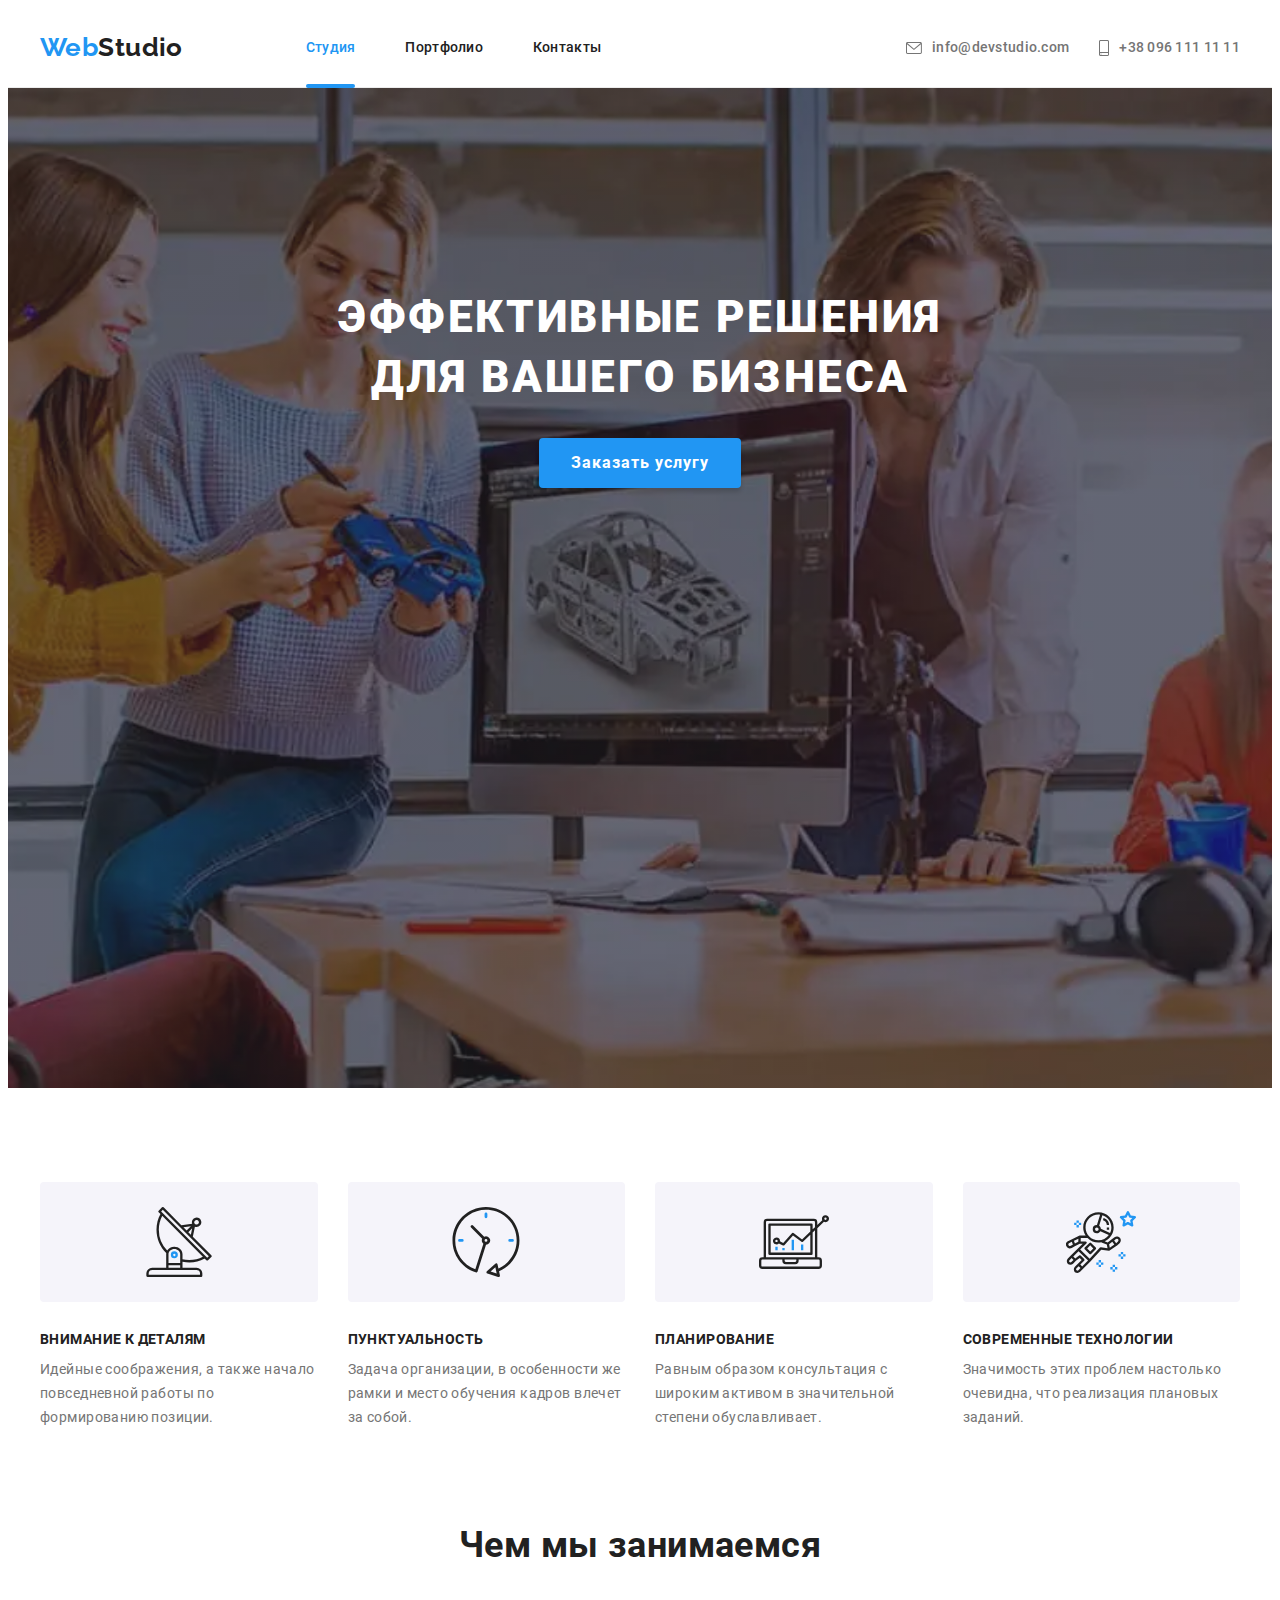
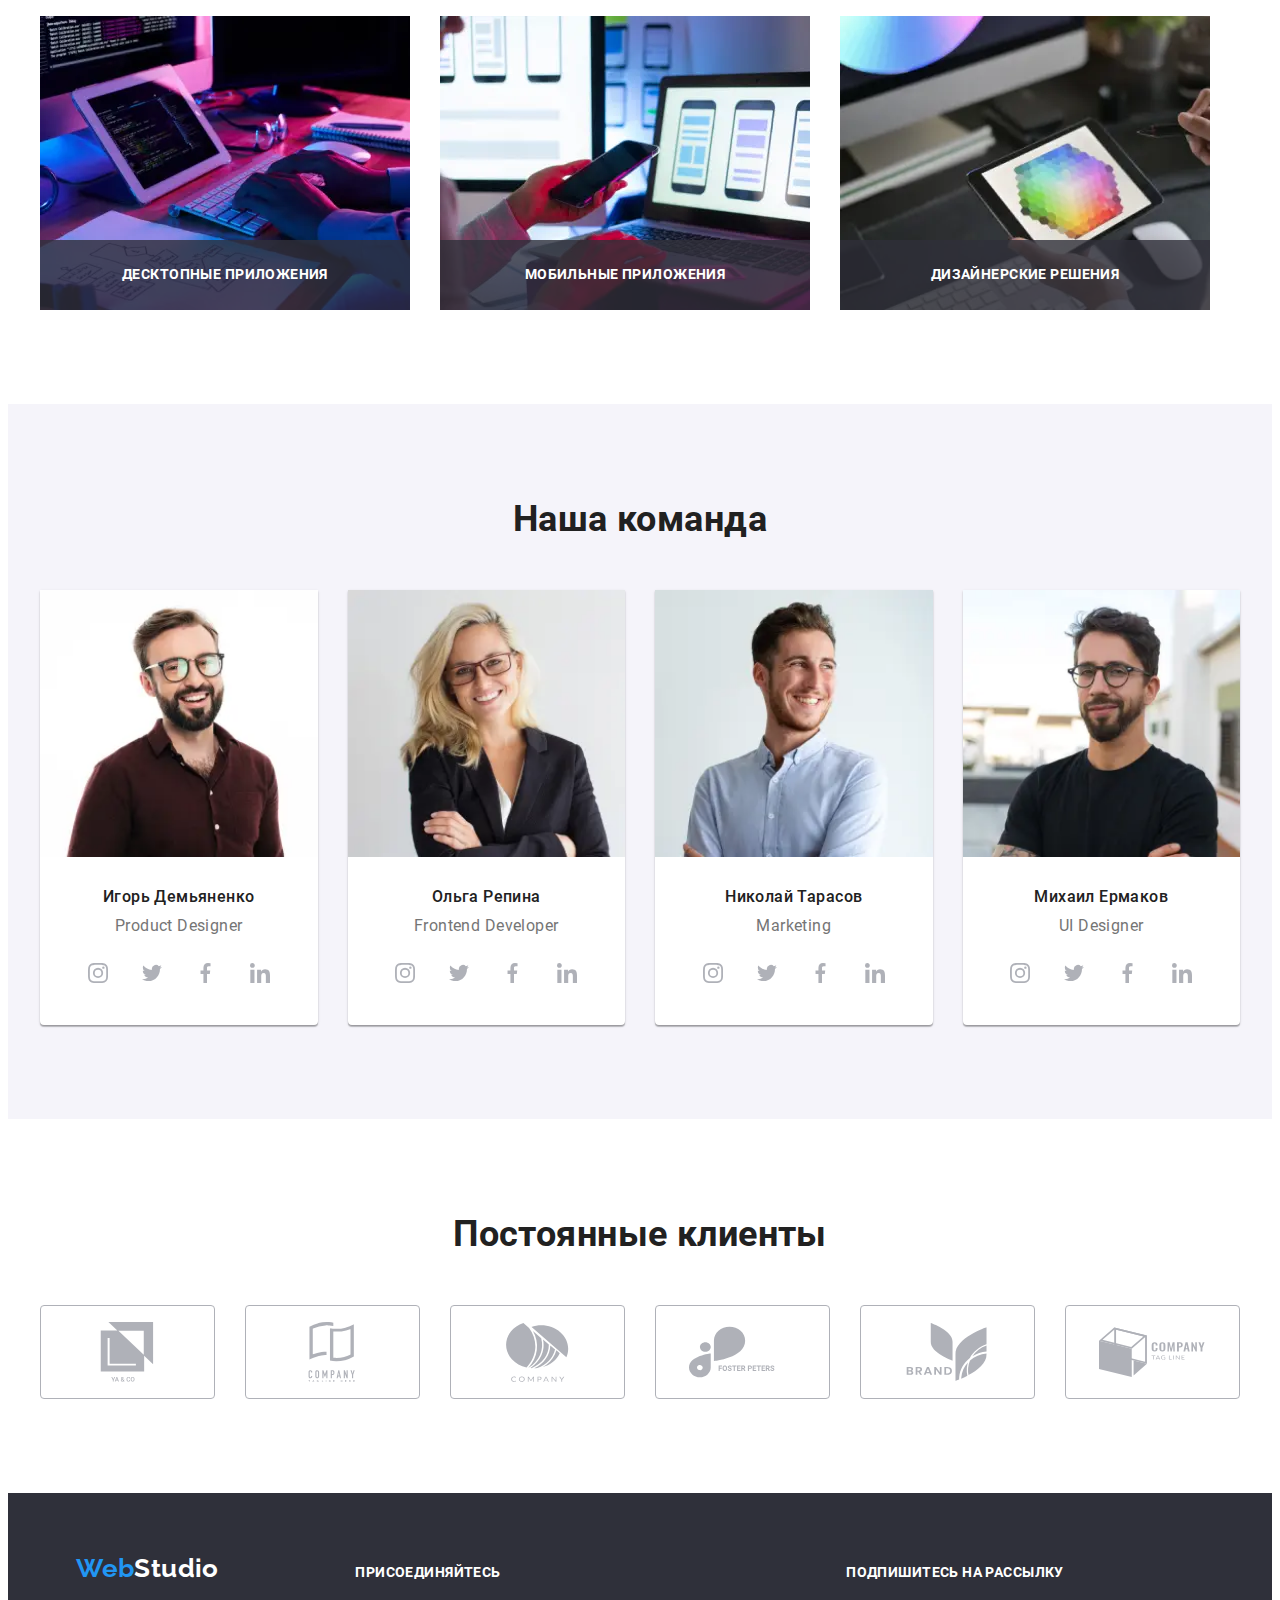
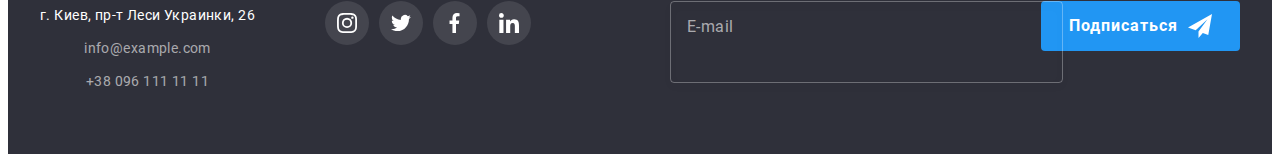
<file: index.html>
<!DOCTYPE html>
<html lang="ru">

<head>
    <meta charset="UTF-8" />
    <meta http-equiv="X-UA-Compatible" content="IE=edge" />
    <meta name="viewport" content="width=device-width, initial-scale=1.0" />
    <meta name="description" content="Web Studio" />
    <!-- <link rel="preconnect" href="https://fonts.googleapis.com" />
    <link rel="preconnect" href="https://fonts.gstatic.com" crossorigin /> -->
    <!-- <link href="https://fonts.googleapis.com/css2?family=Raleway:wght@700&family=Roboto:wght@400;500;700;900&display=swap"
    rel="stylesheet" /> -->
    <link rel="stylesheet" href="https://cdnjs.cloudflare.com/ajax/libs/modern-normalize/1.1.0/modern-normalize.min.css" integrity="sha512-wpPYUAdjBVSE4KJnH1VR1HeZfpl1ub8YT/NKx4PuQ5NmX2tKuGu6U/JRp5y+Y8XG2tV+wKQpNHVUX03MfMFn9Q==" crossorigin="anonymous" referrerpolicy="no-referrer"
    />

    <link rel="stylesheet" href="./css/main.min.css" />
    <title>WebStudio</title>
</head>

<body data-body>
    <header class="header">
        <div class="header__item">
            <a class="logo logo--header" data-logo href="./index.html">
                <span class="logo__accent">Web</span>Studio
            </a>
            <div class="burger-menu" id="burger-menu" data-menu>
                <nav class="nav">
                    <ul class="nav__list">
                        <li class="nav__item nav__item--current">
                            <a class="header__link" href="./index.html" aria-label="studio"> Студия</a>
                        </li>
                        <li class="nav__item">
                            <a class="header__link" href="./portfolio.html" aria-label="portfolio">
                  Портфолио</a
                >
              </li>
              <li class="nav__item">
                <a class="header__link" href="#contacts" aria-label="contacts">Контакты</a>
                        </li>
                    </ul>
                </nav>
                <div>
                    <ul class="contacts">
                        <li class="contacts__item">
                            <a class="contacts__link" href="mailto:info@devstudio.com" aria-label="mail">
                                <svg class="contacts__icon" width="16" height="12">
                    <use href="./svg/icons.svg#icon-mail"></use>
                  </svg> info@devstudio.com
                            </a>
                        </li>
                        <li class="contacts__item">
                            <a class="contacts__link contacts__link--burgger-menu-tel" href="tel:+380961111111" aria-label="tel">
                                <svg class="contacts__icon" width="10" height="16">
                    <use href="./svg/icons.svg#icon-smartphone"></use>
                  </svg> +38 096 111 11 11</a>
                        </li>
                    </ul>
                    <ul class="social burger-menu__social">
                        <li class="social__item burger-menu__social__item">
                            <a class="social__link-burger-menu" aria-label="instagram" href="">
                                <svg class="social__icon social__icon--burger-menu" width="20" height="20">
                    <use href="./svg/icons.svg#icon-instagram"></use>
                  </svg>
                                <span class="social__name-burger-menu">instagram</span>
                            </a>
                        </li>
                        <li class="social__item burger-menu__social__item">
                            <a class="social__link-burger-menu" aria-label="twitter" href="">
                                <svg class="social__icon social__icon--burger-menu" width="20" height="20">
                    <use href="./svg/icons.svg#icon-twitter"></use>
                  </svg>
                                <span class="social__name-burger-menu">twitter</span>
                            </a>
                        </li>
                        <li class="social__item burger-menu__social__item">
                            <a class="social__link-burger-menu" aria-label="facebook" href="">
                                <svg class="social__icon social__icon--burger-menu" width="20" height="20">
                    <use href="./svg/icons.svg#icon-facebook"></use>
                  </svg>
                                <span class="social__name-burger-menu">facebook</span>
                            </a>
                        </li>
                        <li class="social__item burger-menu__social__item">
                            <a class="social__link-burger-menu" aria-label="linkedin" href="">
                                <svg class="social__icon social__icon--burger-menu" width="20" height="20">
                    <use href="./svg/icons.svg#icon-linkedin"></use>
                  </svg>
                                <span class="social__name-burger-menu">linkedin</span>
                            </a>
                        </li>
                    </ul>
                </div>
            </div>
            <button class="burger-menu__btn" data-menu-button type="button" aria-label="mobile menu button">
          <svg
            class="burger-menu__btn-icon"
            width="24"
            height="16"
            aria-label="mobile menu switch"
            aria-controls="burger-menu"
          >
            <use class="icon-menu" href="./svg/icons.svg#icon-burger"></use>
            <use class="icon-cross" href="./svg/icons.svg#icon-cross"></use>
          </svg>
        </button>
        </div>
    </header>

    <main>
        <!-- Hero -->
        <section class="hero hero__overlay">
            <div class="container">
                <h1 class="hero__title">Эффективные решения для вашего бизнеса</h1>
                <button class="hero__btn" data-modal-open type="button" aria-label="order services">
            Заказать услугу
          </button>
            </div>
        </section>

        <!-- Features -->
        <section class="features">
            <div class="container">
                <h2 class="features__title">Features</h2>
                <ul class="features__list">
                    <li class="features__item">
                        <div class="feature__box">
                            <svg class="feature__icon" width="70" height="70">
                  <use href="./svg/icons.svg#icon-antenna"></use>
                </svg>
                        </div>
                        <h3 class="feature__name">Внимание к деталям</h3>
                        <p class="feature__text">
                            Идейные соображения, а также начало повседневной работы по формированию позиции.
                        </p>
                    </li>
                    <li class="features__item">
                        <div class="feature__box">
                            <svg class="feature__icon" width="70" height="70">
                  <use href="./svg/icons.svg#icon-clock"></use>
                </svg>
                        </div>
                        <h3 class="feature__name">Пунктуальность</h3>
                        <p class="feature__text">
                            Задача организации, в особенности же рамки и место обучения кадров влечет за собой.
                        </p>
                    </li>
                    <li class="features__item">
                        <div class="feature__box">
                            <svg class="feature__icon" width="70" height="70">
                  <use href="./svg/icons.svg#icon-diagram"></use>
                </svg>
                        </div>
                        <h3 class="feature__name">Планирование</h3>
                        <p class="feature__text">
                            Равным образом консультация с широким активом в значительной степени обуславливает.
                        </p>
                    </li>
                    <li class="features__item">
                        <div class="feature__box">
                            <svg class="feature__icon" width="70" height="70">
                  <use href="./svg/icons.svg#icon-astronaut"></use>
                </svg>
                        </div>
                        <h3 class="feature__name">Современные технологии</h3>
                        <p class="feature__text">
                            Значимость этих проблем настолько очевидна, что реализация плановых заданий.
                        </p>
                    </li>
                </ul>
            </div>
        </section>

        <!-- Work -->
        <section class="work">
            <div class="container">
                <h2 class="work__title">Чем мы занимаемся</h2>
                <ul class="work__list">
                    <li class="work__item">
                        <picture>
                            <source srcset="
                    ./images/desktop/work/work-1-desktop@1x.webp 1x,
                    ./images/desktop/work/work-1-desktop@2x.webp 2x,
                    ./images/desktop/work/work-1-desktop@3x.webp 3x
                  " type="image/webp" media="(min-width: 1200px)" />
                            <source srcset="
                    ./images/desktop/work/work-1-desktop@1x.jpg 1x,
                    ./images/desktop/work/work-1-desktop@2x.jpg 2x,
                    ./images/desktop/work/work-1-desktop@3x.jpg 3x
                  " type="image/jpg" media="(min-width: 1200px)" />

                            <img class="work__img" src="./images/desktop/work/work-1-desktop@1x.jpg" width="370" height="294" alt="Десктопные приложения" loading="lazy" />
                        </picture>

                        <p class="overlay__work">Десктопные приложения</p>
                    </li>
                    <li class="work__item">
                        <picture>
                            <source srcset="
                    ./images/desktop/work/work-2-desktop@1x.webp 1x,
                    ./images/desktop/work/work-2-desktop@2x.webp 2x,
                    ./images/desktop/work/work-2-desktop@3x.webp 3x
                  " type="image/webp" media="(min-width: 1200px)" />
                            <source srcset="
                    ./images/desktop/work/work-2-desktop@1x.jpg   1x,
                    ../images/desktop/work//work-2-desktop@2x.jpg 2x,
                    ./images/desktop/work/work-2-desktop@3x.jpg   3x
                  " type="image/jpg" media="(min-width: 1200px)" />
                            <img class="work__img" src="./images/desktop/work/work-2-desktop@1x.jpg" width="370" height="294" alt="Мобильные приложения" loading="lazy" />
                        </picture>

                        <p class="overlay__work">Мобильные приложения</p>
                    </li>
                    <li class="work__item">
                        <picture>
                            <source srcset="
                    ./images/desktop/work/work-3-desktop@1x.webp 1x,
                    ./images/desktop/work/work-3-desktop@2x.webp 2x,
                    ./images/desktop/work/work-3-desktop@3x.webp 3x
                  " type="image/webp" media="(min-width: 1200px)" />
                            <source srcset="
                    ./images/desktop/work/work-3-desktop@1x.jpg 1x,
                    ./images/desktop/work/work-3-desktop@2x.jpg 2x,
                    ./images/desktop/work/work-3-desktop@3x.jpg 3x
                  " type="image/jpg" media="(min-width: 1200px)" />
                            <img class="work__img" src="./images/desktop/work/work-3-desktop@1x.jpg" width="370" height="294" alt="Дизайнерские решения" loading="lazy" />
                        </picture>

                        <p class="overlay__work">Дизайнерские решения</p>
                    </li>
                </ul>
            </div>
        </section>

        <!-- Team -->
        <section class="team">
            <div class="container">
                <h2 class="team__title">Наша команда</h2>
                <ul class="team__list">
                    <li class="team__item">
                        <picture>
                            <source srcset="
                    ./images/mobile/team/team-1-mobile@1x.webp 1x,
                    ./images/mobile/team/team-1-mobile@2x.webp 2x,
                    ./images/mobile/team/team-1-mobile@3x.webp 3x
                  " type="image/webp" media="(max-width: 767px)" />
                            <source srcset="
                    ./images/tablet/team/team-1-tablet@1x.webp 1x,
                    ./images/tablet/team/team-1-tablet@2x.webp 2x,
                    ./images/tablet/team/team-1-tablet@3x.webp 3x
                  " type="image/webp" media="(max-width: 1199px)" />
                            <source srcset="
                    ./images/desktop/team/team-1-desktop@1x.webp 1x,
                    ./images/desktop/team/team-1-desktop@2x.webp 2x,
                    ./images/desktop/team/team-1-desktop@3x.webp 3x
                  " type="image/webp" media="(min-width: 1200px)" />
                            <source srcset="
                    ./images/mobile/team/team-1-mobile@1x.jpg 1x,
                    ./images/mobile/team/team-1-mobile@2x.jpg 2x,
                    ./images/mobile/team/team-1-mobile@3x.jpg 3x
                  " type="image/jpg" media="(max-width: 767px)" />
                            <source srcset="
                    ./images/tablet/team/team-1-tablet@1x.jpg 1x,
                    ./images/tablet/team/team-1-tablet@2x.jpg 2x,
                    ./images/tablet/team/team-1-tablet@3x.jpg 3x
                  " type="image/jpg" media="(max-width: 1199px)" />

                            <source srcset="
                    ./images/desktop/team/team-1-desktop@1x.jpg 1x,
                    ./images/desktop/team/team-1-desktop@2x.jpg 2x,
                    ./images/desktop/team/team-1-desktop@3x.jpg 3x
                  " type="image/jpg" media="(min-width: 1200px)" />

                            <img class="team__img" src="./images/mobile/team/team-1-mobile@1x.jpg" width="450" height="460" alt="Игорь Демьяненко" />
                        </picture>
                        <div class="team__meta">
                            <h3 class="team__name">Игорь Демьяненко</h3>
                            <p class="team__position">Product Designer</p>
                            <ul class="social">
                                <li class="social__item social__item--team">
                                    <a class="social__link social__link--team" aria-label="instagram" href="">
                                        <svg class="social__icon" width="20" height="20">
                        <use href="./svg/icons.svg#icon-instagram"></use>
                      </svg>
                                        <span class="social__name">instagram</span>
                                    </a>
                                </li>
                                <li class="social__item social__item--team">
                                    <a class="social__link social__link--team" aria-label="twitter" href="">
                                        <svg class="social__icon" width="20" height="20">
                        <use href="./svg/icons.svg#icon-twitter"></use>
                      </svg>
                                        <span class="social__name">twitter</span>
                                    </a>
                                </li>
                                <li class="social__item social__item--team">
                                    <a class="social__link social__link--team" aria-label="facebook" href="">
                                        <svg class="social__icon" width="20" height="20">
                        <use href="./svg/icons.svg#icon-facebook"></use>
                      </svg>
                                        <span class="social__name">facebook</span>
                                    </a>
                                </li>
                                <li class="social__item social__item--team">
                                    <a class="social__link social__link--team" aria-label="linkedin" href="">
                                        <svg class="social__icon" width="20" height="20">
                        <use href="./svg/icons.svg#icon-linkedin"></use>
                      </svg>
                                        <span class="social__name">linkedin</span>
                                    </a>
                                </li>
                            </ul>
                        </div>
                    </li>
                    <li class="team__item">
                        <picture>
                            <source srcset="
                    ./images/mobile/team/team-2-mobile@1x.webp 1x,
                    ./images/mobile/team/team-2-mobile@2x.webp 2x,
                    ./images/mobile/team/team-2-mobile@3x.webp 3x
                  " type="image/webp" media="(max-width: 767px)" />
                            <source srcset="
                    ./images/tablet/team/team-2-tablet@1x.webp 1x,
                    ./images/tablet/team/team-2-tablet@2x.webp 2x,
                    ./images/tablet/team/team-2-tablet@3x.webp 3x
                  " type="image/webp" media="(max-width: 1199px)" />
                            <source srcset="
                    ./images/desktop/team/team-2-desktop@1x.webp 1x,
                    ./images/desktop/team/team-2-desktop@2x.webp 2x,
                    ./images/desktop/team/team-2-desktop@3x.webp 3x
                  " type="image/webp" media="(min-width: 1200px)" />
                            <source srcset="
                    ./images/mobile/team/team-2-mobile@1x.jpg 1x,
                    ./images/mobile/team/team-2-mobile@2x.jpg 2x,
                    ./images/mobile/team/team-2-mobile@3x.jpg 3x
                  " type="image/jpg" media="(max-width: 767px)" />
                            <source srcset="
                    ./images/tablet/team/team-2-tablet@1x.jpg 1x,
                    ./images/tablet/team/team-2-tablet@2x.jpg 2x,
                    ./images/tablet/team/team-2-tablet@3x.jpg 3x
                  " type="image/jpg" media="(max-width: 1199px)" />

                            <source srcset="
                    ./images/desktop/team/team-2-desktop@1x.jpg 1x,
                    ./images/desktop/team/team-2-desktop@2x.jpg 2x,
                    ./images/desktop/team/team-2-desktop@3x.jpg 3x
                  " type="image/jpg" media="(min-width: 1200px)" />
                            <img class="team__img" src="./images/mobile/team/team-2-mobile@1x.jpg" width="450" height="460" alt="Ольга Репина" />
                        </picture>

                        <div class="team__meta">
                            <h3 class="team__name">Ольга Репина</h3>
                            <p class="team__position">Frontend Developer</p>
                            <ul class="social">
                                <li class="social__item social__item--team">
                                    <a class="social__link social__link--team" aria-label="instagram" href="">
                                        <svg class="social__icon" width="20" height="20">
                        <use href="./svg/icons.svg#icon-instagram"></use>
                      </svg>
                                        <span class="social__name">instagram</span>
                                    </a>
                                </li>
                                <li class="social__item social__item--team">
                                    <a class="social__link social__link--team" aria-label="twitter" href="">
                                        <svg class="social__icon" width="20" height="20">
                        <use href="./svg/icons.svg#icon-twitter"></use>
                      </svg>
                                        <span class="social__name">twitter</span>
                                    </a>
                                </li>
                                <li class="social__item social__item--team">
                                    <a class="social__link social__link--team" aria-label="facebook" href="">
                                        <svg class="social__icon" width="20" height="20">
                        <use href="./svg/icons.svg#icon-facebook"></use>
                      </svg>
                                        <span class="social__name">facebook</span>
                                    </a>
                                </li>
                                <li class="social__item social__item--team">
                                    <a class="social__link social__link--team" aria-label="linkedin" href="">
                                        <svg class="social__icon" width="20" height="20">
                        <use href="./svg/icons.svg#icon-linkedin"></use>
                      </svg>
                                        <span class="social__name">linkedin</span>
                                    </a>
                                </li>
                            </ul>
                        </div>
                    </li>
                    <li class="team__item">
                        <picture>
                            <source srcset="
                    ./images/mobile/team/team-3-mobile@1x.webp 1x,
                    ./images/mobile/team/team-3-mobile@2x.webp 2x,
                    ./images/mobile/team/team-3-mobile@3x.webp 3x
                  " type="image/webp" media="(max-width: 767px)" />
                            <source srcset="
                    ./images/tablet/team/team-3-tablet@1x.webp 1x,
                    ./images/tablet/team/team-3-tablet@2x.webp 2x,
                    ./images/tablet/team/team-3-tablet@3x.webp 3x
                  " type="image/webp" media="(max-width: 1199px)" />
                            <source srcset="
                    ./images/desktop/team/team-3-desktop@1x.webp 1x,
                    ./images/desktop/team/team-3-desktop@2x.webp 2x,
                    ./images/desktop/team/team-3-desktop@3x.webp 3x
                  " type="image/webp" media="(min-width: 1200px)" />
                            <source srcset="
                    ./images/mobile/team/team-3-mobile@1x.jpg 1x,
                    ./images/mobile/team/team-3-mobile@2x.jpg 2x,
                    ./images/mobile/team/team-3-mobile@3x.jpg 3x
                  " type="image/jpg" media="(max-width: 767px)" />
                            <source srcset="
                    ./images/tablet/team/team-3-tablet@1x.jpg 1x,
                    ./images/tablet/team/team-3-tablet@2x.jpg 2x,
                    ./images/tablet/team/team-3-tablet@3x.jpg 3x
                  " type="image/jpg" media="(max-width: 1199px)" />

                            <source srcset="
                    ./images/desktop/team/team-3-desktop@1x.jpg 1x,
                    ./images/desktop/team/team-3-desktop@2x.jpg 2x,
                    ./images/desktop/team/team-3-desktop@3x.jpg 3x
                  " type="image/jpg" media="(min-width: 1200px)" />
                            <img class="team__img" src="./images/mobile/team/team-3-mobile@1x.jpg" width="450" height="460" alt="Николай Тарасов" />
                        </picture>

                        <div class="team__meta">
                            <h3 class="team__name">Николай Тарасов</h3>
                            <p class="team__position">Marketing</p>
                            <ul class="social">
                                <li class="social__item social__item--team">
                                    <a class="social__link social__link--team" aria-label="instagram" href="">
                                        <svg class="social__icon" width="20" height="20">
                        <use href="./svg/icons.svg#icon-instagram"></use>
                      </svg>
                                        <span class="social__name">instagram</span>
                                    </a>
                                </li>
                                <li class="social__item social__item--team">
                                    <a class="social__link social__link--team" aria-label="twitter" href="">
                                        <svg class="social__icon" width="20" height="20">
                        <use href="./svg/icons.svg#icon-twitter"></use>
                      </svg>
                                        <span class="social__name">twitter</span>
                                    </a>
                                </li>
                                <li class="social__item social__item--team">
                                    <a class="social__link social__link--team" aria-label="facebook" href="">
                                        <svg class="social__icon" width="20" height="20">
                        <use href="./svg/icons.svg#icon-facebook"></use>
                      </svg>
                                        <span class="social__name">facebook</span>
                                    </a>
                                </li>
                                <li class="social__item social__item--team">
                                    <a class="social__link social__link--team" aria-label="linkedin" href="">
                                        <svg class="social__icon" width="20" height="20">
                        <use href="./svg/icons.svg#icon-linkedin"></use>
                      </svg>
                                        <span class="social__name">linkedin</span>
                                    </a>
                                </li>
                            </ul>
                        </div>
                    </li>
                    <li class="team__item">
                        <picture>
                            <source srcset="
                    ./images/mobile/team/team-4-mobile@1x.webp 1x,
                    ./images/mobile/team/team-4-mobile@2x.webp 2x,
                    ./images/mobile/team/team-4-mobile@3x.webp 3x
                  " type="image/webp" media="(max-width: 767px)" />
                            <source srcset="
                    ./images/tablet/team/team-4-tablet@1x.webp 1x,
                    ./images/tablet/team/team-4-tablet@2x.webp 2x,
                    ./images/tablet/team/team-4-tablet@3x.webp 3x
                  " type="image/webp" media="(max-width: 1199px)" />
                            <source srcset="
                    ./images/desktop/team/team-4-desktop@1x.webp 1x,
                    ./images/desktop/team/team-4-desktop@2x.webp 2x,
                    ./images/desktop/team/team-4-desktop@3x.webp 3x
                  " type="image/webp" media="(min-width: 1200px)" />
                            <source srcset="
                    ./images/mobile/team/team-4-mobile@1x.jpg 1x,
                    ./images/mobile/team/team-4-mobile@2x.jpg 2x,
                    ./images/mobile/team/team-4-mobile@3x.jpg 3x
                  " type="image/jpg" media="(max-width: 767px)" />
                            <source srcset="
                    ./images/tablet/team/team-4-tablet@1x.jpg 1x,
                    ./images/tablet/team/team-4-tablet@2x.jpg 2x,
                    ./images/tablet/team/team-4-tablet@3x.jpg 3x
                  " type="image/jpg" media="(max-width: 1199px)" />

                            <source srcset="
                    ./images/desktop/team/team-4-desktop@1x.jpg 1x,
                    ./images/desktop/team/team-4-desktop@2x.jpg 2x,
                    ./images/desktop/team/team-4-desktop@3x.jpg 3x
                  " type="image/jpg" media="(min-width: 1200px)" />
                            <img class="team__img" src="./images/mobile/team/team-4-mobile@1x.jpg" width="450" height="460" alt="Михаил Ермаков" />
                        </picture>

                        <div class="team__meta">
                            <h3 class="team__name">Михаил Ермаков</h3>
                            <p class="team__position">UI Designer</p>
                            <ul class="social">
                                <li class="social__item social__item--team">
                                    <a class="social__link social__link--team" aria-label="instagram" href="">
                                        <svg class="social__icon" width="20" height="20">
                        <use href="./svg/icons.svg#icon-instagram"></use>
                      </svg>
                                        <span class="social__name">instagram</span>
                                    </a>
                                </li>
                                <li class="social__item social__item--team">
                                    <a class="social__link social__link--team" aria-label="twitter" href="">
                                        <svg class="social__icon" width="20" height="20">
                        <use href="./svg/icons.svg#icon-twitter"></use>
                      </svg>
                                        <span class="social__name">twitter</span>
                                    </a>
                                </li>
                                <li class="social__item social__item--team">
                                    <a class="social__link social__link--team" aria-label="facebook" href="">
                                        <svg class="social__icon" width="20" height="20">
                        <use href="./svg/icons.svg#icon-facebook"></use>
                      </svg>
                                        <span class="social__name">facebook</span>
                                    </a>
                                </li>
                                <li class="social__item social__item--team">
                                    <a class="social__link social__link--team" aria-label="linkedin" href="">
                                        <svg class="social__icon" width="20" height="20">
                        <use href="./svg/icons.svg#icon-linkedin"></use>
                      </svg>
                                        <span class="social__name">linkedin</span>
                                    </a>
                                </li>
                            </ul>
                        </div>
                    </li>
                </ul>
            </div>
        </section>

        <!-- Clients -->
        <section class="client">
            <div class="container">
                <h2 class="client__title">Постоянные клиенты</h2>
                <ul class="client__list">
                    <li class="client__item">
                        <a class="client__link" href="" aria-label="client-1">
                            <svg class="client__icon" width="106" height="60">
                  <use href="./svg/icons.svg#icon-group-1"></use>
                </svg>
                        </a>
                    </li>
                    <li class="client__item">
                        <a class="client__link" href="" aria-label="client-2">
                            <svg class="client__icon" width="106" height="60">
                  <use href="./svg/icons.svg#icon-group-2"></use>
                </svg>
                        </a>
                    </li>
                    <li class="client__item">
                        <a class="client__link" href="" aria-label="client-3">
                            <svg class="client__icon" width="106" height="60">
                  <use href="./svg/icons.svg#icon-group-3"></use>
                </svg>
                        </a>
                    </li>
                    <li class="client__item">
                        <a class="client__link" href="" aria-label="client-4">
                            <svg class="client__icon" width="106" height="60">
                  <use href="./svg/icons.svg#icon-group-4"></use>
                </svg>
                        </a>
                    </li>
                    <li class="client__item">
                        <a class="client__link" href="" aria-label="client-5">
                            <svg class="client__icon" width="106" height="60">
                  <use href="./svg/icons.svg#icon-group-5"></use>
                </svg>
                        </a>
                    </li>
                    <li class="client__item">
                        <a class="client__link" href="" aria-label="client-6">
                            <svg class="client__icon" width="106" height="60">
                  <use href="./svg/icons.svg#icon-group-6"></use>
                </svg>
                        </a>
                    </li>
                </ul>
            </div>
        </section>
    </main>
    <!-- Footer -->
    <footer class="footer">
        <div class="footer__item">
            <h2 class="footer__title">Contacts</h2>
            <div class="footer-contacts">
                <a class="logo logo--footer" href="/"> <span class="logo__accent">Web</span>Studio </a>
                <address class="footer-contacts__adress" id="contacts">
            <ul class="footer-contacts__list">
              <li class="footer-contacts__item">
                <a
                  class="footer-contacts__link footer-contacts__link--building"
                  aria-label="building"
                  href="https://goo.gl/maps/JCj7jRZ64n47ZgnA9"
                  target="_blank"
                  rel="nofollow noopener noreferrer"
                  >г. Киев, пр-т Леси Украинки, 26</a
                >
              </li>
              <li class="footer-contacts__item">
                <a class="footer-contacts__link" href="mailto:info@example.com" aria-label="mail"
                  >info@example.com</a
                >
              </li>
              <li class="footer-contacts__item">
                <a class="footer-contacts__link" href="tel:+380961111111" aria-label="tel"
                  >+38 096 111 11 11</a
                >
              </li>
            </ul>
          </address>
            </div>
            <div class="footer-social">
                <p class="footer__subtitle">Присоединяйтесь</p>
                <ul class="social social--footer">
                    <li class="social__item social__item--footer">
                        <a class="social__link social__link--footer" aria-label="instagram" href="">
                            <svg class="social__icon" width="20" height="20">
                  <use href="./svg/icons.svg#icon-instagram"></use>
                </svg>
                            <span class="social__name">instagram</span>
                        </a>
                    </li>
                    <li class="social__item social__item--footer">
                        <a class="social__link social__link--footer" aria-label="twitter" href="">
                            <svg class="social__icon social__icon--footer" width="20" height="20">
                  <use href="./svg/icons.svg#icon-twitter"></use>
                </svg>
                            <span class="social__name">twitter</span>
                        </a>
                    </li>
                    <li class="social__item social__item--footer">
                        <a class="social__link social__link--footer" aria-label="facebook" href="">
                            <svg class="social__icon" width="20" height="20">
                  <use href="./svg/icons.svg#icon-facebook"></use>
                </svg>
                            <span class="social__name">facebook</span>
                        </a>
                    </li>
                    <li class="social__item social__item--footer">
                        <a class="social__link social__link--footer" aria-label="linkedin" href="">
                            <svg class="social__icon" width="20" height="20">
                  <use href="./svg/icons.svg#icon-linkedin"></use>
                </svg>
                            <span class="social__name">linkedin</span>
                        </a>
                    </li>
                </ul>
            </div>
            <div class="footer-subscribe">
                <p class="footer__subtitle">Подпишитесь на рассылку</p>
                <form class="footer-subscribe__form" autocomplete="off">
                    <div class="footer-subscribe__input">
                        <input class="footer-subscribe__field" type="email" aria-label="enter your email" name="subscribe" placeholder=" " required />
                        <span class="footer-subscribe__placeholder">E-mail</span>
                    </div>
                    <button class="footer-subscribe-btn" aria-label="subscribe button" type="submit">
              <span class="footer-subscribe-btn__text">Подписаться</span>
              <svg width="24" height="24">
                <use href="./svg/icons.svg#icon-send"></use>
              </svg>
            </button>
                </form>
            </div>
        </div>
    </footer>

    <!-- backdrop -->
    <div class="backdrop is-hidden" data-modal>
        <div class="modal" role="group">
            <button class="modal__btn-close" type="button" aria-label="order services close form" data-modal-close>
          <svg width="11" height="11">
            <use href="./svg/icons.svg#icon-cross"></use>
          </svg>
        </button>
            <p class="modal__title">Оставьте свои данные, мы вам перезвоним</p>
            <form class="modal__form" autocomplete="off">
                <label class="label">
            <span class="label__text">Имя</span>
            <span class="label__thumb">
              <input
                class="label__input"
                name="user-name"
                type="text"
                aria-label="enter user name"
                autofocus
                required
              />
              <svg class="label__icon" width="18" height="18">
                <use href="./svg/icons.svg#icon-person"></use>
              </svg>
            </span>
          </label>

                <label class="label">
            <span class="label__text">Телефон</span>
            <span class="label__thumb">
              <input
                class="label__input"
                name="user-tel"
                type="tel"
                aria-label="enter yor tel number"
                required
              />
              <svg class="label__icon" width="18" height="18">
                <use href="./svg/icons.svg#icon-phone"></use>
              </svg>
            </span>
          </label>

                <label class="label">
            <span class="label__text">Почта</span>
            <span class="label__thumb">
              <input
                class="label__input"
                name="user-email"
                type="email"
                aria-label="enter your email"
                required
              />
              <svg class="label__icon" width="18" height="18">
                <use href="./svg/icons.svg#icon-email"></use>
              </svg>
            </span>
          </label>

                <label class="label">
            <span class="label__text">Комментарий</span>
            <span class="label__thumb">
              <textarea
                class="label__input label__input--textarea"
                name="user-comment"
                placeholder=" "
              ></textarea>
              <span class="label__placeholder">Введите текст</span>
            </span>
          </label>

                <label class="checkbox">
            <input
              class="checkbox__browser"
              name="user-policy"
              type="checkbox"
              aria-label="policy agreement"
              required
            />

            <span class="checkbox__custom">
              <svg width="16" height="15">
                <use href="./svg/icons.svg#icon-check"></use>
              </svg>
            </span>
            <span class="checkbox__text"
              >Соглашаюсь с рассылкой и принимаю
              <a class="checkbox__link" href="" target="_blank" aria-label="user policy"
                >Условия договора</a
              >
            </span>
          </label>
                <button class="modal__btn-submit" type="submit" aria-label="send data">
            <span>Отправить</span>
          </button>
            </form>
        </div>
    </div>

    <script src="./js/burger-menu.js" type="module"></script>
    <script src="./js/modal.js" type="module"></script>
</body>

</html>
</file>
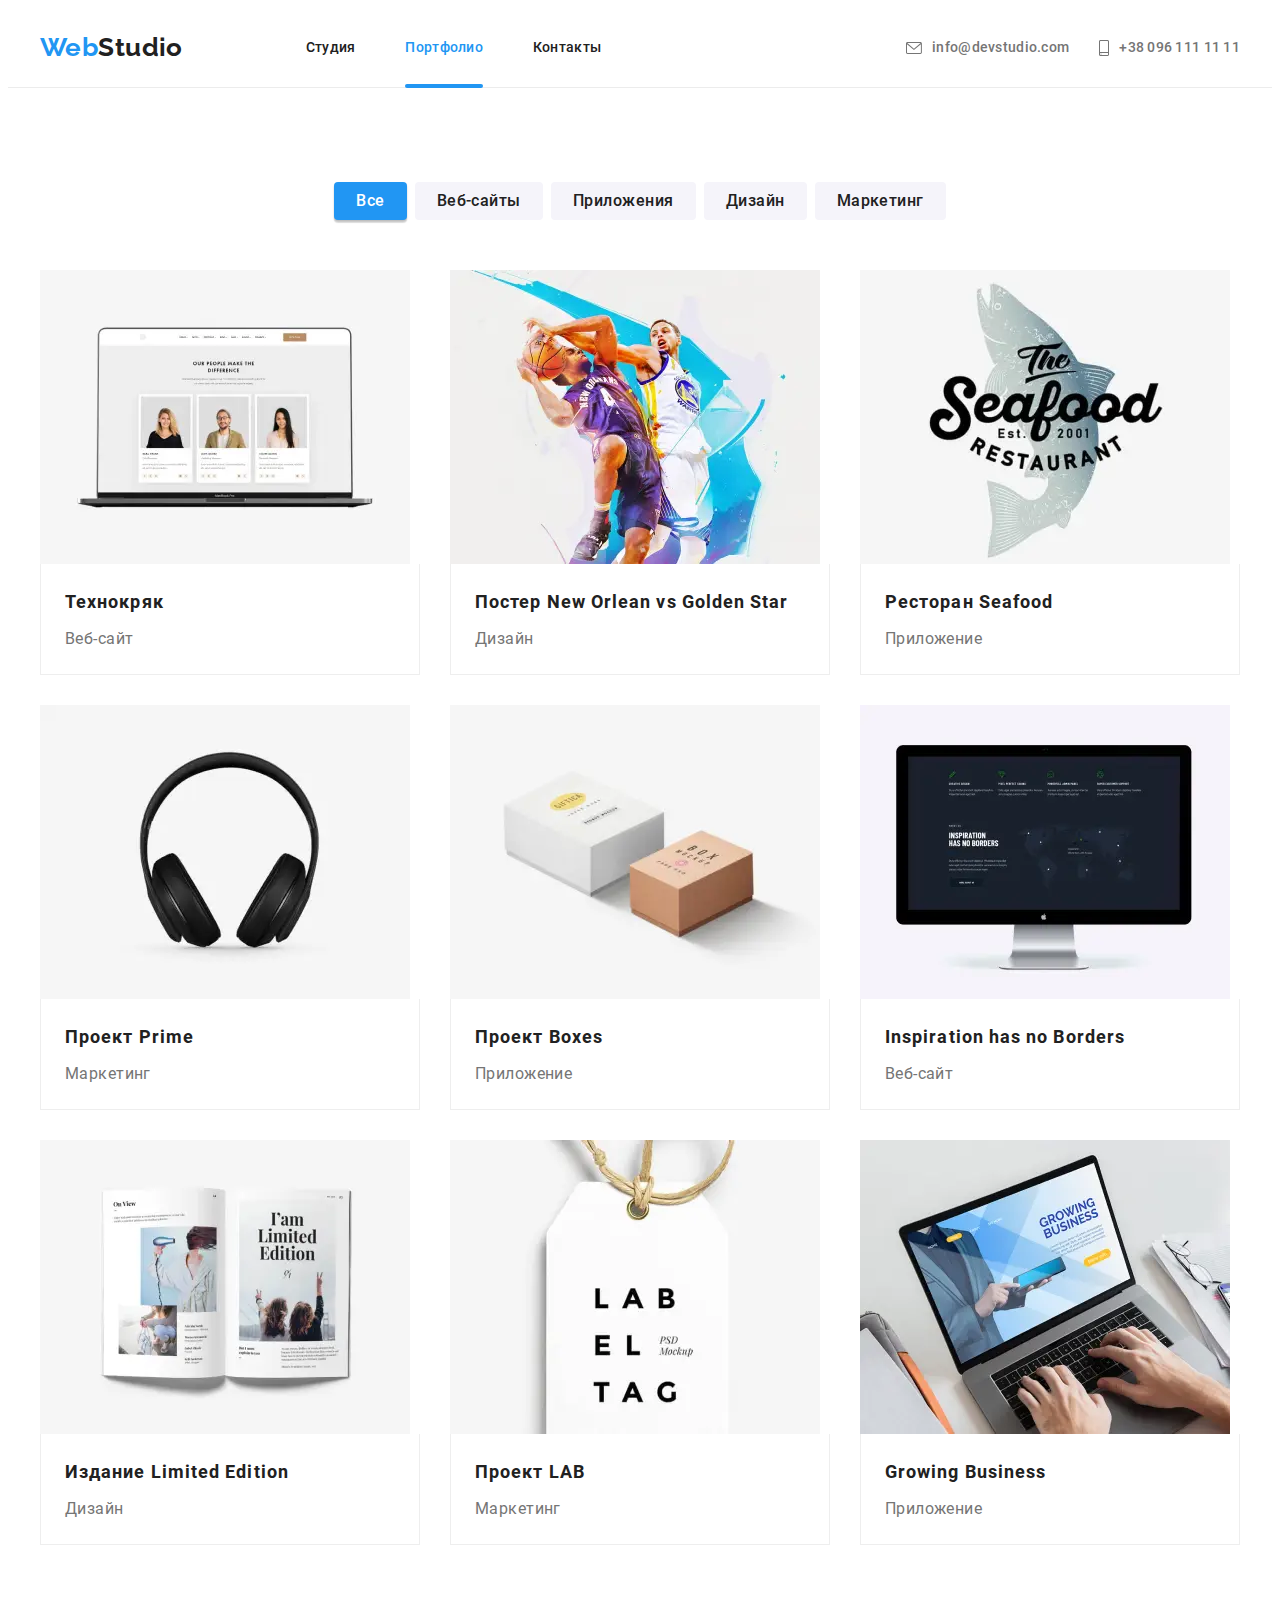
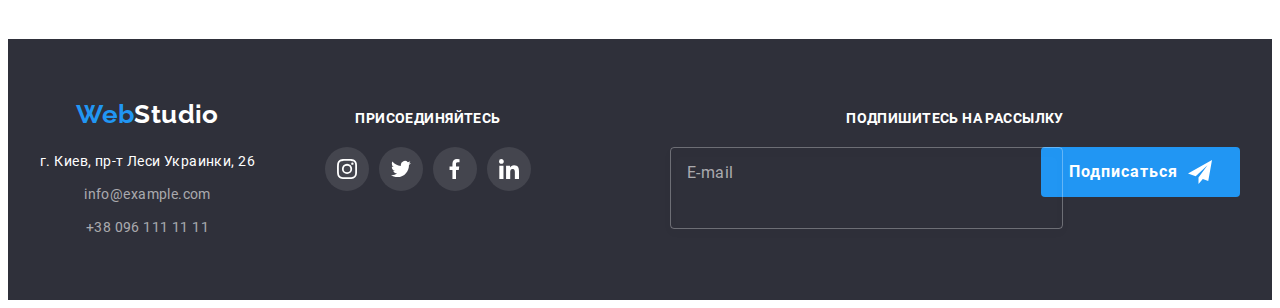
<file: portfolio.html>
<!DOCTYPE html>
<html lang="ru">

<head>
    <meta charset="UTF-8" />
    <meta http-equiv="X-UA-Compatible" content="IE=edge" />
    <meta name="viewport" content="width=device-width, initial-scale=1.0" />
    <meta name="description" content="portfolio" />
    <!-- <link href="https://fonts.googleapis.com/css2?family=Raleway:wght@700&family=Roboto:wght@400;500;700;900&display=swap"
    rel="stylesheet" /> -->
    <link rel="stylesheet" href="https://cdnjs.cloudflare.com/ajax/libs/modern-normalize/1.1.0/modern-normalize.min.css" integrity="sha512-wpPYUAdjBVSE4KJnH1VR1HeZfpl1ub8YT/NKx4PuQ5NmX2tKuGu6U/JRp5y+Y8XG2tV+wKQpNHVUX03MfMFn9Q==" crossorigin="anonymous" referrerpolicy="no-referrer"
    />
    <link rel="stylesheet" href="./css/main.min.css" />
    <title>Портфолио</title>
</head>

<body data-body>
    <header class="header">
        <div class="header__item">
            <a class="logo logo--header" data-logo href="./index.html">
                <span class="logo__accent">Web</span>Studio
            </a>
            <div class="burger-menu" id="burger-menu" data-menu>
                <nav class="nav">
                    <ul class="nav__list">
                        <li class="nav__item">
                            <a class="header__link" href="./index.html" aria-label="studio"> Студия</a>
                        </li>
                        <li class="nav__item nav__item--current">
                            <a class="header__link" href="./portfolio.html" aria-label="portfolio">
                  Портфолио</a
                >
              </li>
              <li class="nav__item">
                <a class="header__link" href="" aria-label="contacts">Контакты</a>
                        </li>
                    </ul>
                </nav>
                <div>
                    <ul class="contacts">
                        <li class="contacts__item">
                            <a class="contacts__link" href="mailto:info@devstudio.com" aria-label="mail">
                                <svg class="contacts__icon" width="16" height="12">
                    <use href="./svg/icons.svg#icon-mail"></use>
                  </svg> info@devstudio.com
                            </a>
                        </li>
                        <li class="contacts__item">
                            <a class="contacts__link contacts__link--burgger-menu-tel" href="tel:+380961111111" aria-label="tel">
                                <svg class="contacts__icon" width="10" height="16">
                    <use href="./svg/icons.svg#icon-smartphone"></use>
                  </svg> +38 096 111 11 11</a>
                        </li>
                    </ul>
                    <ul class="social burger-menu__social">
                        <li class="social__item burger-menu__social__item">
                            <a class="social__link-burger-menu" aria-label="instagram" href="">
                                <svg class="social__icon social__icon--burger-menu" width="20" height="20">
                    <use href="./svg/icons.svg#icon-instagram"></use>
                  </svg>
                                <span class="social__name-burger-menu">instagram</span>
                            </a>
                        </li>
                        <li class="social__item burger-menu__social__item">
                            <a class="social__link-burger-menu" aria-label="twitter" href="">
                                <svg class="social__icon social__icon--burger-menu" width="20" height="20">
                    <use href="./svg/icons.svg#icon-twitter"></use>
                  </svg>
                                <span class="social__name-burger-menu">twitter</span>
                            </a>
                        </li>
                        <li class="social__item burger-menu__social__item">
                            <a class="social__link-burger-menu" aria-label="facebook" href="">
                                <svg class="social__icon social__icon--burger-menu" width="20" height="20">
                    <use href="./svg/icons.svg#icon-facebook"></use>
                  </svg>
                                <span class="social__name-burger-menu">facebook</span>
                            </a>
                        </li>
                        <li class="social__item burger-menu__social__item">
                            <a class="social__link-burger-menu" aria-label="linkedin" href="">
                                <svg class="social__icon social__icon--burger-menu" width="20" height="20">
                    <use href="./svg/icons.svg#icon-linkedin"></use>
                  </svg>
                                <span class="social__name-burger-menu">linkedin</span>
                            </a>
                        </li>
                    </ul>
                </div>
            </div>
            <button class="burger-menu__btn" data-menu-button type="button" aria-label="mobile menu button">
          <svg
            class="burger-menu__btn-icon"
            width="24"
            height="16"
            aria-label="mobile menu switch"
            aria-controls="burger-menu"
          >
            <use class="icon-menu" href="./svg/icons.svg#icon-burger"></use>
            <use class="icon-cross" href="./svg/icons.svg#icon-cross"></use>
          </svg>
        </button>
        </div>
    </header>
    <main>
        <section class="portfolio">
            <div class="container">
                <h1 class="portfolio__title">Portfolio</h1>

                <!-- Filters -->
                <ul class="filter">
                    <li class="filter__item">
                        <button class="filter__btn filter__btn--active" type="button" aria-label="filter button all">
                Все
              </button>
                    </li>
                    <li class="filter__item">
                        <button class="filter__btn" type="button" aria-label="filter button wed site">
                Веб-сайты
              </button>
                    </li>
                    <li class="filter__item">
                        <button class="filter__btn" type="button" aria-label="filter button apps">
                Приложения
              </button>
                    </li>
                    <li class="filter__item">
                        <button class="filter__btn" type="button" aria-label="filter button design">
                Дизайн
              </button>
                    </li>
                    <li class="filter__item">
                        <button class="filter__btn" type="button" aria-label="filter button marketing">
                Маркетинг
              </button>
                    </li>
                </ul>

                <!-- Projects -->
                <ul class="project">
                    <li class="project__item">
                        <a class="project__link" href="" target="_blank" aria-label="project-1">
                            <!-- project-1 -->
                            <div class="project__thumb">
                                <picture>
                                    <source srcset="
                        ./images/mobile/portfolio/project-1-mobile@1x.webp 1x,
                        ./images/mobile/portfolio/project-1-mobile@2x.webp 2x,
                        ./images/mobile/portfolio/project-1-mobile@3x.webp 3x
                      " type="image/webp" media="(max-width:767px)" />
                                    <source srcset="
                        ./images/tablet/portfolio/project-1-tablet@1x.webp 1x,
                        ./images/tablet/portfolio/project-1-tablet@2x.webp 2x,
                        ./images/tablet/portfolio/project-1-tablet@3x.webp 3x
                      " type="image/webp" media="(max-width: 1199px)" />
                                    <source srcset="
                        ./images/desktop/portfolio/project-1-desktop@1x.webp 1x,
                        ./images/desktop/portfolio/project-1-desktop@2x.webp 2x,
                        ./images/desktop/portfolio/project-1-desktop@3x.webp 3x
                      " type="image/webp" media="(min-width: 1200px)" />

                                    <source srcset="
                        ./images/mobile/portfolio/project-1-mobile@1x.jpg 1x,
                        ./images/mobile/portfolio/project-1-mobile@2x.jpg 2x,
                        ./images/mobile/portfolio/project-1-mobile@3x.jpg 3x
                      " type="image/jpg" media="(max-width:767px)" />
                                    <source srcset="
                        ./images/tablet/portfolio/project-1-tablet@1x.jpg 1x,
                        ./images/tablet/portfolio/project-1-tablet@2x.jpg 2x,
                        ./images/tablet/portfolio/project-1-tablet@3x.jpg 3x
                      " type="image/jpg" media="(max-width: 1199px)" />
                                    <source srcset="
                        ./images/desktop/portfolio/project-1-desktop@1x.jpg 1x,
                        ./images/desktop/portfolio/project-1-desktop@2x.jpg 2x,
                        ./images/desktop/portfolio/project-1-desktop@3x.jpg 3x
                      " type="image/jpg" media="(min-width: 1200px)" />
                                    <img class="project__img" src="./images/mobile/portfolio/project-1-mobile@1x.jpg" width="450" height="294" alt="Технокряк" />
                                </picture>

                                <div class="project__overlay">
                                    <p class="project__overlay-text">
                                        Ресурс предлагает комплексные предложения с разным уровнем функционала и сервисов. Все это позволит посетителю получить исчерпывающие сведения о компании или частном лице.
                                    </p>
                                </div>
                            </div>

                            <div class="project__meta">
                                <h2 class="project__name">Технокряк</h2>
                                <p class="project__desc">Веб-сайт</p>
                            </div>
                        </a>
                    </li>
                    <li class="project__item">
                        <a class="project__link" href="" target="_blank" aria-label="project-2">
                            <!-- project-2 -->
                            <div class="project__thumb">
                                <picture>
                                    <source srcset="
                        ./images/mobile/portfolio/project-2-mobile@1x.webp 1x,
                        ./images/mobile/portfolio/project-2-mobile@2x.webp 2x,
                        ./images/mobile/portfolio/project-2-mobile@3x.webp 3x
                      " type="image/webp" media="(max-width:767px)" />
                                    <source srcset="
                        ./images/tablet/portfolio/project-2-tablet@1x.webp 1x,
                        ./images/tablet/portfolio/project-2-tablet@2x.webp 2x,
                        ./images/tablet/portfolio/project-2-tablet@3x.webp 3x
                      " type="image/webp" media="(max-width: 1199px)" />
                                    <source srcset="
                        ./images/desktop/portfolio/project-2-desktop@1x.webp 1x,
                        ./images/desktop/portfolio/project-2-desktop@2x.webp 2x,
                        ./images/desktop/portfolio/project-2-desktop@3x.webp 3x
                      " type="image/webp" media="(min-width: 1200px)" />

                                    <source srcset="
                        ./images/mobile/portfolio/project-2-mobile@1x.jpg 1x,
                        ./images/mobile/portfolio/project-2-mobile@2x.jpg 2x,
                        ./images/mobile/portfolio/project-2-mobile@3x.jpg 3x
                      " type="image/jpg" media="(max-width:767px)" />
                                    <source srcset="
                        ./images/tablet/portfolio/project-2-tablet@1x.jpg 1x,
                        ./images/tablet/portfolio/project-2-tablet@2x.jpg 2x,
                        ./images/tablet/portfolio/project-2-tablet@3x.jpg 3x
                      " type="image/jpg" media="(max-width: 1199px)" />
                                    <source srcset="
                        ./images/desktop/portfolio/project-2-desktop@1x.jpg 1x,
                        ./images/desktop/portfolio/project-2-desktop@2x.jpg 2x,
                        ./images/desktop/portfolio/project-2-desktop@3x.jpg 3x
                      " type="image/jpg" media="(min-width: 1200px)" />
                                    <img class="project__img" src=" ./images/mobile/portfolio/project-2-mobile@1x.jpg" width="450" height="294" alt="Постер" />
                                </picture>

                                <div class="project__overlay">
                                    <p class="project__overlay-text">
                                        Ресурс предлагает комплексные предложения с разным уровнем функционала и сервисов. Все это позволит посетителю получить исчерпывающие сведения о компании или частном лице.
                                    </p>
                                </div>
                            </div>

                            <div class="project__meta">
                                <h2 class="project__name">Постер New Orlean vs Golden Star</h2>
                                <p class="project__desc">Дизайн</p>
                            </div>
                        </a>
                    </li>
                    <li class="project__item">
                        <a class="project__link" href="" target="_blank" aria-label="project-3">
                            <!-- project-3 -->
                            <div class="project__thumb">
                                <picture>
                                    <source srcset="
                        ./images/mobile/portfolio/project-3-mobile@1x.webp 1x,
                        ./images/mobile/portfolio/project-3-mobile@2x.webp 2x,
                        ./images/mobile/portfolio/project-3-mobile@3x.webp 3x
                      " type="image/webp" media="(max-width:767px)" />
                                    <source srcset="
                        ./images/tablet/portfolio/project-3-tablet@1x.webp 1x,
                        ./images/tablet/portfolio/project-3-tablet@2x.webp 2x,
                        ./images/tablet/portfolio/project-3-tablet@3x.webp 3x
                      " type="image/webp" media="(max-width: 1199px)" />
                                    <source srcset="
                        ./images/desktop/portfolio/project-3-desktop@1x.webp 1x,
                        ./images/desktop/portfolio/project-3-desktop@2x.webp 2x,
                        ./images/desktop/portfolio/project-3-desktop@3x.webp 3x
                      " type="image/webp" media="(min-width: 1200px)" />

                                    <source srcset="
                        ./images/mobile/portfolio/project-3-mobile@1x.jpg 1x,
                        ./images/mobile/portfolio/project-3-mobile@2x.jpg 2x,
                        ./images/mobile/portfolio/project-3-mobile@3x.jpg 3x
                      " type="image/jpg" media="(max-width:767px)" />
                                    <source srcset="
                        ./images/tablet/portfolio/project-3-tablet@1x.jpg 1x,
                        ./images/tablet/portfolio/project-3-tablet@2x.jpg 2x,
                        ./images/tablet/portfolio/project-3-tablet@3x.jpg 3x
                      " type="image/jpg" media="(max-width: 1199px)" />
                                    <source srcset="
                        ./images/desktop/portfolio/project-3-desktop@1x.jpg 1x,
                        ./images/desktop/portfolio/project-3-desktop@2x.jpg 2x,
                        ./images/desktop/portfolio/project-3-desktop@3x.jpg 3x
                      " type="image/jpg" media="(min-width: 1200px)" />
                                    <img class="project__img" src="./images/mobile/portfolio/project-3-mobile@1x.jpg" width="450" height="294" alt="Ресторан" />
                                </picture>

                                <div class="project__overlay">
                                    <div class="project__overlay">
                                        <p class="project__overlay-text">
                                            Ресурс предлагает комплексные предложения с разным уровнем функционала и сервисов. Все это позволит посетителю получить исчерпывающие сведения о компании или частном лице.
                                        </p>
                                    </div>
                                </div>
                            </div>
                            <div class="project__meta">
                                <h2 class="project__name">Ресторан Seafood</h2>
                                <p class="project__desc">Приложение</p>
                            </div>
                        </a>
                    </li>
                    <li class="project__item">
                        <a class="project__link" href="" target="_blank" aria-label="project-4">
                            <!-- project-4 -->
                            <div class="project__thumb">
                                <picture>
                                    <source srcset="
                        ./images/mobile/portfolio/project-4-mobile@1x.webp 1x,
                        ./images/mobile/portfolio/project-4-mobile@2x.webp 2x,
                        ./images/mobile/portfolio/project-4-mobile@3x.webp 3x
                      " type="image/webp" media="(max-width:767px)" />
                                    <source srcset="
                        ./images/tablet/portfolio/project-4-tablet@1x.webp 1x,
                        ./images/tablet/portfolio/project-4-tablet@2x.webp 2x,
                        ./images/tablet/portfolio/project-4-tablet@3x.webp 3x
                      " type="image/webp" media="(max-width: 1199px)" />
                                    <source srcset="
                        ./images/desktop/portfolio/project-4-desktop@1x.webp 1x,
                        ./images/desktop/portfolio/project-4-desktop@2x.webp 2x,
                        ./images/desktop/portfolio/project-4-desktop@3x.webp 3x
                      " type="image/webp" media="(min-width: 1200px)" />

                                    <source srcset="
                        ./images/mobile/portfolio/project-4-mobile@1x.jpg 1x,
                        ./images/mobile/portfolio/project-4-mobile@2x.jpg 2x,
                        ./images/mobile/portfolio/project-4-mobile@3x.jpg 3x
                      " type="image/jpg" media="(max-width:767px)" />
                                    <source srcset="
                        ./images/tablet/portfolio/project-4-tablet@1x.jpg 1x,
                        ./images/tablet/portfolio/project-4-tablet@2x.jpg 2x,
                        ./images/tablet/portfolio/project-4-tablet@3x.jpg 3x
                      " type="image/jpg" media="(max-width: 1199px)" />
                                    <source srcset="
                        ./images/desktop/portfolio/project-4-desktop@1x.jpg 1x,
                        ./images/desktop/portfolio/project-4-desktop@2x.jpg 2x,
                        ./images/desktop/portfolio/project-4-desktop@3x.jpg 3x
                      " type="image/jpg" media="(min-width: 1200px)" />
                                    <img class="project__img" src="./images/mobile/portfolio/project-4-mobile@1x.jpg" width="450" height="294" alt="Проект Prime" />
                                </picture>

                                <div class="project__overlay">
                                    <p class="project__overlay-text">
                                        Ресурс предлагает комплексные предложения с разным уровнем функционала и сервисов. Все это позволит посетителю получить исчерпывающие сведения о компании или частном лице.
                                    </p>
                                </div>
                            </div>
                            <div class="project__meta">
                                <h2 class="project__name">Проект Prime</h2>
                                <p class="project__desc">Маркетинг</p>
                            </div>
                        </a>
                    </li>
                    <li class="project__item">
                        <a class="project__link" href="" target="_blank" aria-label="project-5">
                            <!-- project-5 -->
                            <div class="project__thumb">
                                <picture>
                                    <source srcset="
                        ./images/mobile/portfolio/project-5-mobile@1x.webp 1x,
                        ./images/mobile/portfolio/project-5-mobile@2x.webp 2x,
                        ./images/mobile/portfolio/project-5-mobile@3x.webp 3x
                      " type="image/webp" media="(max-width:767px)" />
                                    <source srcset="
                        ./images/tablet/portfolio/project-5-tablet@1x.webp 1x,
                        ./images/tablet/portfolio/project-5-tablet@2x.webp 2x,
                        ./images/tablet/portfolio/project-5-tablet@3x.webp 3x
                      " type="image/webp" media="(max-width: 1199px)" />
                                    <source srcset="
                        ./images/desktop/portfolio/project-5-desktop@1x.webp 1x,
                        ./images/desktop/portfolio/project-5-desktop@2x.webp 2x,
                        ./images/desktop/portfolio/project-5-desktop@3x.webp 3x
                      " type="image/webp" media="(min-width: 1200px)" />

                                    <source srcset="
                        ./images/mobile/portfolio/project-5-mobile@1x.jpg 1x,
                        ./images/mobile/portfolio/project-5-mobile@2x.jpg 2x,
                        ./images/mobile/portfolio/project-5-mobile@3x.jpg 3x
                      " type="image/jpg" media="(max-width:767px)" />
                                    <source srcset="
                        ./images/tablet/portfolio/project-5-tablet@1x.jpg 1x,
                        ./images/tablet/portfolio/project-5-tablet@2x.jpg 2x,
                        ./images/tablet/portfolio/project-5-tablet@3x.jpg 3x
                      " type="image/jpg" media="(max-width: 1199px)" />
                                    <source srcset="
                        ./images/desktop/portfolio/project-5-desktop@1x.jpg 1x,
                        ./images/desktop/portfolio/project-5-desktop@2x.jpg 2x,
                        ./images/desktop/portfolio/project-5-desktop@3x.jpg 3x
                      " type="image/jpg" media="(min-width: 1200px)" />
                                    <img class="project__img" src="./images/mobile/portfolio/project-5-mobile@1x.jpg" width="450" height="294" alt="Проект Boxes" />
                                </picture>

                                <div class="project__overlay">
                                    <p class="project__overlay-text">
                                        Ресурс предлагает комплексные предложения с разным уровнем функционала и сервисов. Все это позволит посетителю получить исчерпывающие сведения о компании или частном лице.
                                    </p>
                                </div>
                            </div>
                            <div class="project__meta">
                                <h2 class="project__name">Проект Boxes</h2>
                                <p class="project__desc">Приложение</p>
                            </div>
                        </a>
                    </li>
                    <li class="project__item">
                        <a class="project__link" href="" target="_blank" aria-label="project-6">
                            <!-- project-6 -->
                            <div class="project__thumb">
                                <picture>
                                    <source srcset="
                        ./images/mobile/portfolio/project-6-mobile@1x.webp 1x,
                        ./images/mobile/portfolio/project-6-mobile@2x.webp 2x,
                        ./images/mobile/portfolio/project-6-mobile@3x.webp 3x
                      " type="image/webp" media="(max-width:767px)" />
                                    <source srcset="
                        ./images/tablet/portfolio/project-6-tablet@1x.webp 1x,
                        ./images/tablet/portfolio/project-6-tablet@2x.webp 2x,
                        ./images/tablet/portfolio/project-6-tablet@3x.webp 3x
                      " type="image/webp" media="(max-width: 1199px)" />
                                    <source srcset="
                        ./images/desktop/portfolio/project-6-desktop@1x.webp 1x,
                        ./images/desktop/portfolio/project-6-desktop@2x.webp 2x,
                        ./images/desktop/portfolio/project-6-desktop@3x.webp 3x
                      " type="image/webp" media="(min-width: 1200px)" />

                                    <source srcset="
                        ./images/mobile/portfolio/project-6-mobile@1x.jpg 1x,
                        ./images/mobile/portfolio/project-6-mobile@2x.jpg 2x,
                        ./images/mobile/portfolio/project-6-mobile@3x.jpg 3x
                      " type="image/jpg" media="(max-width:767px)" />
                                    <source srcset="
                        ./images/tablet/portfolio/project-6-tablet@1x.jpg 1x,
                        ./images/tablet/portfolio/project-6-tablet@2x.jpg 2x,
                        ./images/tablet/portfolio/project-6-tablet@3x.jpg 3x
                      " type="image/jpg" media="(max-width: 1199px)" />
                                    <source srcset="
                        ./images/desktop/portfolio/project-6-desktop@1x.jpg 1x,
                        ./images/desktop/portfolio/project-6-desktop@2x.jpg 2x,
                        ./images/desktop/portfolio/project-6-desktop@3x.jpg 3x
                      " type="image/jpg" media="(min-width: 1200px)" />
                                    <img class="project__img" src="./images/mobile/portfolio/project-6-mobile@1x.jpg" width="450" height="294" alt="Inspiration has no Borders" />
                                </picture>

                                <div class="project__overlay">
                                    <p class="project__overlay-text">
                                        Ресурс предлагает комплексные предложения с разным уровнем функционала и сервисов. Все это позволит посетителю получить исчерпывающие сведения о компании или частном лице.
                                    </p>
                                </div>
                            </div>
                            <div class="project__meta">
                                <h2 class="project__name">Inspiration has no Borders</h2>
                                <p class="project__desc">Веб-сайт</p>
                            </div>
                        </a>
                    </li>
                    <li class="project__item">
                        <a class="project__link" href="" target="_blank" aria-label="project-7">
                            <!-- project-7 -->
                            <div class="project__thumb">
                                <picture>
                                    <source srcset="
                        ./images/mobile/portfolio/project-7-mobile@1x.webp 1x,
                        ./images/mobile/portfolio/project-7-mobile@2x.webp 2x,
                        ./images/mobile/portfolio/project-7-mobile@3x.webp 3x
                      " type="image/webp" media="(max-width:767px)" />
                                    <source srcset="
                        ./images/tablet/portfolio/project-7-tablet@1x.webp 1x,
                        ./images/tablet/portfolio/project-7-tablet@2x.webp 2x,
                        ./images/tablet/portfolio/project-7-tablet@3x.webp 3x
                      " type="image/webp" media="(max-width: 1199px)" />
                                    <source srcset="
                        ./images/desktop/portfolio/project-7-desktop@1x.webp 1x,
                        ./images/desktop/portfolio/project-7-desktop@2x.webp 2x,
                        ./images/desktop/portfolio/project-7-desktop@3x.webp 3x
                      " type="image/webp" media="(min-width: 1200px)" />

                                    <source srcset="
                        ./images/mobile/portfolio/project-7-mobile@1x.jpg 1x,
                        ./images/mobile/portfolio/project-7-mobile@2x.jpg 2x,
                        ./images/mobile/portfolio/project-7-mobile@3x.jpg 3x
                      " type="image/jpg" media="(max-width:767px)" />
                                    <source srcset="
                        ./images/tablet/portfolio/project-7-tablet@1x.jpg 1x,
                        ./images/tablet/portfolio/project-7-tablet@2x.jpg 2x,
                        ./images/tablet/portfolio/project-7-tablet@3x.jpg 3x
                      " type="image/jpg" media="(max-width: 1199px)" />
                                    <source srcset="
                        ./images/desktop/portfolio/project-7-desktop@1x.jpg 1x,
                        ./images/desktop/portfolio/project-7-desktop@2x.jpg 2x,
                        ./images/desktop/portfolio/project-7-desktop@3x.jpg 3x
                      " type="image/jpg" media="(min-width: 1200px)" />
                                    <img class="project__img" src="./images/mobile/portfolio/project-7-mobile@1x.jpg" width="450" height="294" alt="Издание" />
                                </picture>

                                <div class="project__overlay">
                                    <p class="project__overlay-text">
                                        Ресурс предлагает комплексные предложения с разным уровнем функционала и сервисов. Все это позволит посетителю получить исчерпывающие сведения о компании или частном лице.
                                    </p>
                                </div>
                            </div>
                            <div class="project__meta">
                                <h2 class="project__name">Издание Limited Edition</h2>
                                <p class="project__desc">Дизайн</p>
                            </div>
                        </a>
                    </li>
                    <li class="project__item">
                        <a class="project__link" href="" target="_blank" aria-label="project-8">
                            <!-- project-8 -->
                            <div class="project__thumb">
                                <picture>
                                    <source srcset="
                        ./images/mobile/portfolio/project-8-mobile@1x.webp 1x,
                        ./images/mobile/portfolio/project-8-mobile@2x.webp 2x,
                        ./images/mobile/portfolio/project-8-mobile@3x.webp 3x
                      " type="image/webp" media="(max-width:767px)" />
                                    <source srcset="
                        ./images/tablet/portfolio/project-8-tablet@1x.webp 1x,
                        ./images/tablet/portfolio/project-8-tablet@2x.webp 2x,
                        ./images/tablet/portfolio/project-8-tablet@3x.webp 3x
                      " type="image/webp" media="(max-width: 1199px)" />
                                    <source srcset="
                        ./images/desktop/portfolio/project-8-desktop@1x.webp 1x,
                        ./images/desktop/portfolio/project-8-desktop@2x.webp 2x,
                        ./images/desktop/portfolio/project-8-desktop@3x.webp 3x
                      " type="image/webp" media="(min-width: 1200px)" />

                                    <source srcset="
                        ./images/mobile/portfolio/project-8-mobile@1x.jpg 1x,
                        ./images/mobile/portfolio/project-8-mobile@2x.jpg 2x,
                        ./images/mobile/portfolio/project-8-mobile@3x.jpg 3x
                      " type="image/jpg" media="(max-width:767px)" />
                                    <source srcset="
                        ./images/tablet/portfolio/project-8-tablet@1x.jpg 1x,
                        ./images/tablet/portfolio/project-8-tablet@2x.jpg 2x,
                        ./images/tablet/portfolio/project-8-tablet@3x.jpg 3x
                      " type="image/jpg" media="(max-width: 1199px)" />
                                    <source srcset="
                        ./images/desktop/portfolio/project-8-desktop@1x.jpg 1x,
                        ./images/desktop/portfolio/project-8-desktop@2x.jpg 2x,
                        ./images/desktop/portfolio/project-8-desktop@3x.jpg 3x
                      " type="image/jpg" media="(min-width: 1200px)" />
                                    <img class="project__img" src="./images/mobile/portfolio/project-8-mobile@1x.jpg" width="450" height="294" alt="Проект LAB" />
                                </picture>

                                <div class="project__overlay">
                                    <p class="project__overlay-text">
                                        Ресурс предлагает комплексные предложения с разным уровнем функционала и сервисов. Все это позволит посетителю получить исчерпывающие сведения о компании или частном лице.
                                    </p>
                                </div>
                            </div>
                            <div class="project__meta">
                                <h2 class="project__name">Проект LAB</h2>
                                <p class="project__desc">Маркетинг</p>
                            </div>
                        </a>
                    </li>
                    <li class="project__item">
                        <a class="project__link" href="" target="_blank" aria-label="project-9">
                            <!-- project-9 -->
                            <div class="project__thumb">
                                <picture>
                                    <source srcset="
                        ./images/mobile/portfolio/project-9-mobile@1x.webp 1x,
                        ./images/mobile/portfolio/project-9-mobile@2x.webp 2x,
                        ./images/mobile/portfolio/project-9-mobile@3x.webp 3x
                      " type="image/webp" media="(max-width:767px)" />
                                    <source srcset="
                        ./images/tablet/portfolio/project-9-tablet@1x.webp 1x,
                        ./images/tablet/portfolio/project-9-tablet@2x.webp 2x,
                        ./images/tablet/portfolio/project-9-tablet@3x.webp 3x
                      " type="image/webp" media="(max-width: 1199px)" />
                                    <source srcset="
                        ./images/desktop/portfolio/project-9-desktop@1x.webp 1x,
                        ./images/desktop/portfolio/project-9-desktop@2x.webp 2x,
                        ./images/desktop/portfolio/project-9-desktop@3x.webp 3x
                      " type="image/webp" media="(min-width: 1200px)" />

                                    <source srcset="
                        ./images/mobile/portfolio/project-9-mobile@1x.jpg 1x,
                        ./images/mobile/portfolio/project-9-mobile@2x.jpg 2x,
                        ./images/mobile/portfolio/project-9-mobile@3x.jpg 3x
                      " type="image/jpg" media="(max-width:767px)" />
                                    <source srcset="
                        ./images/tablet/portfolio/project-9-tablet@1x.jpg 1x,
                        ./images/tablet/portfolio/project-9-tablet@2x.jpg 2x,
                        ./images/tablet/portfolio/project-9-tablet@3x.jpg 3x
                      " type="image/jpg" media="(max-width: 1199px)" />
                                    <source srcset="
                        ./images/desktop/portfolio/project-9-desktop@1x.jpg 1x,
                        ./images/desktop/portfolio/project-9-desktop@2x.jpg 2x,
                        ./images/desktop/portfolio/project-9-desktop@3x.jpg 3x
                      " type="image/jpg" media="(min-width: 1200px)" />
                                    <img class="project__img" src="./images/mobile/portfolio/project-9-mobile@1x.jpg" width="450" height="294" alt="Growing Business" />
                                </picture>

                                <div class="project__overlay">
                                    <p class="project__overlay-text">
                                        Ресурс предлагает комплексные предложения с разным уровнем функционала и сервисов. Все это позволит посетителю получить исчерпывающие сведения о компании или частном лице.
                                    </p>
                                </div>
                            </div>
                            <div class="project__meta">
                                <h2 class="project__name">Growing Business</h2>
                                <p class="project__desc">Приложение</p>
                            </div>
                        </a>
                    </li>
                </ul>
            </div>
        </section>
    </main>

    <!-- footer -->
    <footer class="footer">
        <div class="footer__item">
            <h2 class="footer__title">Contacts</h2>
            <div class="footer-contacts">
                <a class="logo logo--footer" href="/"> <span class="logo__accent">Web</span>Studio </a>
                <address class="footer-contacts__adress">
            <ul class="footer-contacts__list">
              <li class="footer-contacts__item">
                <a
                  class="footer-contacts__link footer-contacts__link--building"
                  aria-label="building"
                  href="https://goo.gl/maps/JCj7jRZ64n47ZgnA9"
                  target="_blank"
                  rel="nofollow noopener noreferrer"
                  >г. Киев, пр-т Леси Украинки, 26</a
                >
              </li>
              <li class="footer-contacts__item">
                <a class="footer-contacts__link" href="mailto:info@example.com" aria-label="email"
                  >info@example.com</a
                >
              </li>
              <li class="footer-contacts__item">
                <a class="footer-contacts__link" href="tel:+380961111111" aria-label="tel"
                  >+38 096 111 11 11</a
                >
              </li>
            </ul>
          </address>
            </div>
            <div class="footer-social">
                <p class="footer__subtitle">Присоединяйтесь</p>
                <ul class="social social--footer">
                    <li class="social__item social__item--footer">
                        <a class="social__link social__link--footer" aria-label="instagram" href="">
                            <svg class="social__icon" width="20" height="20">
                  <use href="./svg/icons.svg#icon-instagram"></use>
                </svg>
                            <span class="social__name">instagram</span>
                        </a>
                    </li>
                    <li class="social__item social__item--footer">
                        <a class="social__link social__link--footer" aria-label="twitter" href="">
                            <svg class="social__icon social__icon--footer" width="20" height="20">
                  <use href="./svg/icons.svg#icon-twitter"></use>
                </svg>
                            <span class="social__name">twitter</span>
                        </a>
                    </li>
                    <li class="social__item social__item--footer">
                        <a class="social__link social__link--footer" aria-label="facebook" href="">
                            <svg class="social__icon" width="20" height="20">
                  <use href="./svg/icons.svg#icon-facebook"></use>
                </svg>
                            <span class="social__name">facebook</span>
                        </a>
                    </li>
                    <li class="social__item social__item--footer">
                        <a class="social__link social__link--footer" aria-label="linkedin" href="">
                            <svg class="social__icon" width="20" height="20">
                  <use href="./svg/icons.svg#icon-linkedin"></use>
                </svg>
                            <span class="social__name">linkedin</span>
                        </a>
                    </li>
                </ul>
            </div>
            <div class="footer-subscribe">
                <p class="footer__subtitle">Подпишитесь на рассылку</p>
                <form class="footer-subscribe__form" autocomplete="off">
                    <div class="footer-subscribe__input">
                        <input class="footer-subscribe__field" type="email" name="subscribe" aria-label="email" placeholder=" " required />
                        <span class="footer-subscribe__placeholder">E-mail</span>
                    </div>
                    <button class="footer-subscribe-btn" aria-label="subscribe button" type="submit">
              <span class="footer-subscribe-btn__text">Подписаться</span>
              <svg width="24" height="24">
                <use href="./svg/icons.svg#icon-send"></use>
              </svg>
            </button>
                </form>
            </div>
        </div>
    </footer>
    <script src="./js/burger-menu.js"></script>
</body>

</html>
</file>
<file: css/main.min.css>
:root{--primary-text-color: #212121;--second-text-color: #ffffff;--third-text-color: #757575;--accent-color: #2196f3;--button-hover-color: #188ce8;--footer-text-color: rgba(255, 255, 255, 0.6);--box-shadow-color: rgba(0, 0, 0, 0.15);--header-border-color: #ececec;--primary-icon-fill: #afb1b8;--secondary-icon-fill: #ffffff;--primary-bgr-color: #ffffff;--secondary-bgr-color: #2f303a;--third-bgr-color: #f5f4fa;--footer-icon-bg: rgba(255, 255, 255, 0.1);--work-box-bg: rgba(47, 48, 58, 0.8);--transition-timing-function: cubic-bezier(0.4, 0, 0.2, 1);--main-font: "Roboto", sans-serif;--secondary-font: "Raleway", sans-serif;--primary-font-size: 14px}body{font-family:var(--main-font);color:var(--primary-text-color);letter-spacing:.03em;background-color:var(--primary-bgr-color);font-size:var(--primary-font-size)}@font-face{font-family:"Raleway";font-style:normal;font-weight:400;src:url("../fonts/raleway-v27-latin_cyrillic-regular.eot");src:local(""),url("../fonts/raleway-v27-latin_cyrillic-regular.eot?#iefix") format("embedded-opentype"),url("../fonts/raleway-v27-latin_cyrillic-regular.woff2") format("woff2"),url("../fonts/raleway-v27-latin_cyrillic-regular.woff") format("woff"),url("../fonts/raleway-v27-latin_cyrillic-regular.ttf") format("truetype"),url("../fonts/raleway-v27-latin_cyrillic-regular.svg#Raleway") format("svg")}@font-face{font-family:"Raleway";font-style:normal;font-weight:700;src:url("../fonts/raleway-v27-latin_cyrillic-700.eot");src:local(""),url("../fonts/raleway-v27-latin_cyrillic-700.eot?#iefix") format("embedded-opentype"),url("../fonts/raleway-v27-latin_cyrillic-700.woff2") format("woff2"),url("../fonts/raleway-v27-latin_cyrillic-700.woff") format("woff"),url("../fonts/raleway-v27-latin_cyrillic-700.ttf") format("truetype"),url("../fonts/raleway-v27-latin_cyrillic-700.svg#Raleway") format("svg")}@font-face{font-family:"Roboto";font-style:normal;font-weight:400;src:url("../fonts/roboto-v30-latin_cyrillic-regular.eot");src:local(""),url("../fonts/roboto-v30-latin_cyrillic-regular.eot?#iefix") format("embedded-opentype"),url("../fonts/roboto-v30-latin_cyrillic-regular.woff2") format("woff2"),url("../fonts/roboto-v30-latin_cyrillic-regular.woff") format("woff"),url("../fonts/roboto-v30-latin_cyrillic-regular.ttf") format("truetype"),url("../fonts/roboto-v30-latin_cyrillic-regular.svg#Roboto") format("svg")}@font-face{font-family:"Roboto";font-style:normal;font-weight:500;src:url("../fonts/roboto-v30-latin_cyrillic-500.eot");src:local(""),url("../fonts/roboto-v30-latin_cyrillic-500.eot?#iefix") format("embedded-opentype"),url("../fonts/roboto-v30-latin_cyrillic-500.woff2") format("woff2"),url("../fonts/roboto-v30-latin_cyrillic-500.woff") format("woff"),url("../fonts/roboto-v30-latin_cyrillic-500.ttf") format("truetype"),url("../fonts/roboto-v30-latin_cyrillic-500.svg#Roboto") format("svg")}@font-face{font-family:"Roboto";font-style:normal;font-weight:700;src:url("../fonts/roboto-v30-latin_cyrillic-700.eot");src:local(""),url("../fonts/roboto-v30-latin_cyrillic-700.eot?#iefix") format("embedded-opentype"),url("../fonts/roboto-v30-latin_cyrillic-700.woff2") format("woff2"),url("../fonts/roboto-v30-latin_cyrillic-700.woff") format("woff"),url("../fonts/roboto-v30-latin_cyrillic-700.ttf") format("truetype"),url("../fonts/roboto-v30-latin_cyrillic-700.svg#Roboto") format("svg")}@font-face{font-family:"Roboto";font-style:normal;font-weight:900;src:url("../fonts/roboto-v30-latin_cyrillic-900.eot");src:local(""),url("../fonts/roboto-v30-latin_cyrillic-900.eot?#iefix") format("embedded-opentype"),url("../fonts/roboto-v30-latin_cyrillic-900.woff2") format("woff2"),url("../fonts/roboto-v30-latin_cyrillic-900.woff") format("woff"),url("../fonts/roboto-v30-latin_cyrillic-900.ttf") format("truetype"),url("../fonts/roboto-v30-latin_cyrillic-900.svg#Roboto") format("svg")}ul,h1,h2,h3,p{margin:0}img{display:block;max-width:100%;height:auto}address{font-style:normal}.no-scroll{overflow:hidden}@media screen and (min-width: 1200px){.no-scroll{padding-right:calc(17px - (100vw - 100%))}}.no-scroll--burger-menu{overflow:hidden}.footer__item,.container,.header__item{padding-left:15px;padding-right:15px;margin-left:auto;margin-right:auto}@media screen and (min-width: 480px){.footer__item,.container,.header__item{max-width:480px}}@media screen and (min-width: 768px){.footer__item,.container,.header__item{max-width:768px}}@media screen and (min-width: 1200px){.footer__item,.container,.header__item{max-width:1200px}}.portfolio,.client,.team,.work,.features{padding-top:60px;padding-bottom:60px}@media screen and (min-width: 1200px){.portfolio,.client,.team,.work,.features{padding-top:94px;padding-bottom:94px}}.checkbox__link,.footer-contacts__link,.project__link,.client__link,.social__link-burger-menu,.logo,.contacts__link,.header__link{text-decoration:none;color:currentColor}.footer-contacts__list,.project,.filter,.client__list,.social,.team__list,.work__list,.features__list,.contacts,.nav__list{list-style:none;padding-left:0;margin:0}.checkbox__browser,.footer__title,.portfolio__title,.social__name,.features__title{position:absolute;width:1px;height:1px;margin:-1px;border:0;padding:0;white-space:nowrap;-webkit-clip-path:inset(100%);clip-path:inset(100%);clip:rect(0 0 0 0);overflow:hidden}.client__title,.team__title,.work__title{font-weight:700;font-size:28px;line-height:1.18;text-align:center;margin-bottom:30px}@media screen and (min-width: 1200px){.client__title,.team__title,.work__title{font-size:36px;line-height:1.17;margin-bottom:50px}}.modal__btn-submit,.footer-subscribe-btn,.filter__btn,.hero__btn{border-radius:4px;border:none;font-size:16px;font-family:inherit;cursor:pointer;text-align:center}.header{border-bottom:1px solid var(--header-border-color)}@media screen and (max-width: 767px){.header__item{position:relative;height:60px}}@media screen and (min-width: 768px){.header__item{display:-webkit-box;display:-ms-flexbox;display:flex;-webkit-box-align:center;-ms-flex-align:center;align-items:center;-webkit-box-pack:justify;-ms-flex-pack:justify;justify-content:space-between}}@media screen and (max-width: 767px){.burger-menu{position:fixed;top:0;left:50%;z-index:1;opacity:0;display:-webkit-box;display:-ms-flexbox;display:flex;-webkit-box-orient:vertical;-webkit-box-direction:normal;-ms-flex-direction:column;flex-direction:column;-webkit-box-pack:justify;-ms-flex-pack:justify;justify-content:space-between;width:450px;height:100%;background-color:#fff;padding:48px 40px;-webkit-box-shadow:0px 4px 8px rgba(0,0,0,.04),0px 2px 4px rgba(0,0,0,.08),0px 1px 3px rgba(0,0,0,.16);box-shadow:0px 4px 8px rgba(0,0,0,.04),0px 2px 4px rgba(0,0,0,.08),0px 1px 3px rgba(0,0,0,.16);-webkit-transform:translateX(-180%);transform:translateX(-180%);-webkit-transition-property:opacity,-webkit-transform;transition-property:opacity,-webkit-transform;transition-property:transform,opacity;transition-property:transform,opacity,-webkit-transform;-webkit-transition-duration:250ms;transition-duration:250ms;-webkit-transition-timing-function:var(--transition-timing-function);transition-timing-function:var(--transition-timing-function)}}@media screen and (max-width: 767px)and (max-width: 479px){.burger-menu{width:100%}}@media screen and (max-width: 767px){.burger-menu.is-open{opacity:1;-webkit-transform:translateX(-50%);transform:translateX(-50%);overflow-y:scroll}}@media screen and (min-width: 768px){.burger-menu{display:-webkit-box;display:-ms-flexbox;display:flex;-webkit-box-align:center;-ms-flex-align:center;align-items:center}}.burger-menu__btn{position:absolute;top:12px;right:23px;z-index:10;display:-webkit-inline-box;display:-ms-inline-flexbox;display:inline-flex;-webkit-box-align:center;-ms-flex-align:center;align-items:center;-webkit-box-pack:center;-ms-flex-pack:center;justify-content:center;text-align:center;background-color:rgba(0,0,0,0);border:none;margin:0;padding:10px;cursor:pointer;-webkit-transition-property:color;transition-property:color;-webkit-transition-duration:250ms;transition-duration:250ms;-webkit-transition-timing-function:var(--transition-timing-function);transition-timing-function:var(--transition-timing-function)}.burger-menu__btn .icon-cross{opacity:0;-webkit-transform:translateX(-100%);transform:translateX(-100%);-webkit-transition-property:opacity,-webkit-transform;transition-property:opacity,-webkit-transform;transition-property:opacity,transform;transition-property:opacity,transform,-webkit-transform;-webkit-transition-duration:250ms;transition-duration:250ms;-webkit-transition-timing-function:var(--transition-timing-function);transition-timing-function:var(--transition-timing-function)}.burger-menu__btn.is-open .icon-cross{opacity:1;-webkit-transform:translateX(0);transform:translateX(0);-webkit-transition-property:opacity,-webkit-transform;transition-property:opacity,-webkit-transform;transition-property:opacity,transform;transition-property:opacity,transform,-webkit-transform;-webkit-transition-duration:250ms;transition-duration:250ms;-webkit-transition-timing-function:var(--transition-timing-function);transition-timing-function:var(--transition-timing-function)}.burger-menu__btn.is-open .icon-menu{opacity:0;-webkit-transform:translateX(100%);transform:translateX(100%);-webkit-transition-property:opacity,-webkit-transform;transition-property:opacity,-webkit-transform;transition-property:opacity,transform;transition-property:opacity,transform,-webkit-transform;-webkit-transition-duration:250ms;transition-duration:250ms;-webkit-transition-timing-function:var(--transition-timing-function);transition-timing-function:var(--transition-timing-function)}.burger-menu__btn .icon-menu{opacity:1;-webkit-transform:translateX(0);transform:translateX(0);-webkit-transition-property:opacity,-webkit-transform;transition-property:opacity,-webkit-transform;transition-property:opacity,transform;transition-property:opacity,transform,-webkit-transform;-webkit-transition-duration:250ms;transition-duration:250ms;-webkit-transition-timing-function:var(--transition-timing-function);transition-timing-function:var(--transition-timing-function)}.burger-menu__btn:hover,.burger-menu__btn:focus-visible{color:var(--accent-color)}@media screen and (min-width: 768px){.burger-menu__btn{display:none}}.burger-menu__btn-icon{fill:currentColor}@media screen and (min-width: 768px){.nav{margin-right:84px}}@media screen and (min-width: 1200px){.nav{margin-right:305px}}@media screen and (min-width: 768px){.nav__list{display:-webkit-box;display:-ms-flexbox;display:flex;-webkit-box-align:center;-ms-flex-align:center;align-items:center}}@media screen and (max-width: 767px){.nav__item{position:relative;margin-bottom:32px}}@media screen and (min-width: 768px){.nav__item:not(:last-child){margin-right:50px}}.nav__item--current{color:var(--accent-color);position:relative}@media screen and (min-width: 768px){.nav__item--current::after{content:"";position:absolute;left:0;bottom:-1px;width:100%;height:4px;background-color:var(--accent-color);border-radius:2px}}.header__link{-webkit-transition-property:color;transition-property:color;-webkit-transition-duration:250ms;transition-duration:250ms;-webkit-transition-timing-function:var(--transition-timing-function);transition-timing-function:var(--transition-timing-function);font-weight:500;font-size:14px;line-height:1.14;letter-spacing:.02em}@media screen and (max-width: 767px){.header__link{font-weight:500;font-size:40px;line-height:1.18;letter-spacing:.02em}}@media screen and (max-width: 767px)and (max-width: 479px){.header__link{font-size:30px}}@media screen and (min-width: 768px){.header__link{display:-webkit-inline-box;display:-ms-inline-flexbox;display:inline-flex;-webkit-box-align:center;-ms-flex-align:center;align-items:center;padding:32px 0 31px 0}}.header__link:hover,.header__link:focus{color:var(--accent-color)}@media screen and (max-width: 767px){.contacts{display:-webkit-box;display:-ms-flexbox;display:flex;-webkit-box-orient:vertical;-webkit-box-direction:reverse;-ms-flex-direction:column-reverse;flex-direction:column-reverse}}@media screen and (min-width: 1200px){.contacts{display:-webkit-box;display:-ms-flexbox;display:flex;-webkit-box-align:center;-ms-flex-align:center;align-items:center}}@media screen and (max-width: 767px){.contacts__item:first-child{margin-bottom:64px}.contacts__item:last-child{margin-bottom:32px}}@media screen and (min-width: 768px)and (max-width: 1199px){.contacts__item{display:-webkit-box;display:-ms-flexbox;display:flex}.contacts__item:not(:last-child){margin-bottom:10px}}@media screen and (min-width: 1200px){.contacts__item:nth-child(-n+1){margin-right:30px}}.contacts__link{display:-webkit-box;display:-ms-flexbox;display:flex;color:var(--third-text-color);-webkit-transition-property:color;transition-property:color;-webkit-transition-duration:250ms;transition-duration:250ms;-webkit-transition-timing-function:var(--transition-timing-function);transition-timing-function:var(--transition-timing-function);font-weight:500;font-size:14px;line-height:1.14;letter-spacing:.02em}.contacts__link:hover,.contacts__link:focus{color:var(--accent-color)}@media screen and (max-width: 767px){.contacts__link{font-size:24px;line-height:1.16}}@media screen and (max-width: 767px)and (max-width: 479px){.contacts__link{font-size:20px}}@media screen and (max-width: 767px){.contacts__link--burgger-menu-tel{font-size:34px;line-height:1.18;color:var(--accent-color)}}@media screen and (max-width: 767px)and (max-width: 479px){.contacts__link--burgger-menu-tel{font-size:24px}}@media screen and (min-width: 768px)and (max-width: 1199px){.contacts__link{font-size:12px}}@media screen and (min-width: 1200px){.contacts__link{display:-webkit-inline-box;display:-ms-inline-flexbox;display:inline-flex;-webkit-box-align:center;-ms-flex-align:center;align-items:center;padding:32px 0 31px 0}}.contacts__icon{margin-right:10px;fill:currentColor}@media screen and (max-width: 767px){.contacts__icon{display:none}}.logo{font-family:var(--secondary-font);font-weight:700;font-size:26px;line-height:1.19}@media screen and (max-width: 767px){.logo{display:block}}@media screen and (max-width: 1199px){.logo{font-size:24px;line-height:1.16}}@media screen and (max-width: 767px){.logo--header{position:absolute;top:16px;left:15px;z-index:5;opacity:1;pointer-events:initial;-webkit-transform:translateX(0);transform:translateX(0);-webkit-transition-property:opacity,-webkit-transform;transition-property:opacity,-webkit-transform;transition-property:opacity,transform;transition-property:opacity,transform,-webkit-transform;-webkit-transition-duration:250ms;transition-duration:250ms;-webkit-transition-timing-function:var(--transition-timing-function);transition-timing-function:var(--transition-timing-function)}}@media screen and (max-width: 767px){.logo--hidden{opacity:0;pointer-events:none;-webkit-transform:translateX(100%);transform:translateX(100%);-webkit-transition-property:opacity,-webkit-transform;transition-property:opacity,-webkit-transform;transition-property:opacity,transform;transition-property:opacity,transform,-webkit-transform;-webkit-transition-duration:250ms;transition-duration:250ms;-webkit-transition-timing-function:var(--transition-timing-function);transition-timing-function:var(--transition-timing-function)}}.logo__accent{color:var(--accent-color)}.logo--footer{display:block;color:var(--second-text-color);margin-bottom:20px}.hero{background-color:var(--secondary-bgr-color);text-align:center}@media screen and (max-width: 1199px){.hero{padding:118px 0}}@media screen and (min-width: 1200px){.hero{padding:200px 0}}.hero__overlay{margin:0 auto;background-repeat:no-repeat;background-size:cover;background-position:center}@media screen and (max-width: 479px){.hero__overlay{max-width:767px;height:400px;background-image:-webkit-gradient(linear, left top, right top, from(rgba(47, 48, 58, 0.4)), to(rgba(47, 48, 58, 0.4))),url("../images/hero/Hero-480@1x.jpg");background-image:linear-gradient(to right, rgba(47, 48, 58, 0.4), rgba(47, 48, 58, 0.4)),url("../images/hero/Hero-480@1x.jpg");background-image:-webkit-gradient(linear, left top, right top, from(rgba(47, 48, 58, 0.4)), to(rgba(47, 48, 58, 0.4))),url("../images/hero/Hero-480@1x.webp");background-image:linear-gradient(to right, rgba(47, 48, 58, 0.4), rgba(47, 48, 58, 0.4)),url("../images/hero/Hero-480@1x.webp")}}@media screen and (max-width: 479px)and (min-device-pixel-ratio: 2),screen and (max-width: 479px)and (-webkit-min-device-pixel-ratio: 2),screen and (max-width: 479px)and (min-resolution: 192dpi),screen and (max-width: 479px)and (min-resolution: 2dppx){.hero__overlay{background-image:-webkit-gradient(linear, left top, right top, from(rgba(47, 48, 58, 0.4)), to(rgba(47, 48, 58, 0.4))),url("../images/hero/Hero-480@2x.jpg");background-image:linear-gradient(to right, rgba(47, 48, 58, 0.4), rgba(47, 48, 58, 0.4)),url("../images/hero/Hero-480@2x.jpg");background-image:-webkit-gradient(linear, left top, right top, from(rgba(47, 48, 58, 0.4)), to(rgba(47, 48, 58, 0.4))),url("../images/hero/Hero-480@2x.webp");background-image:linear-gradient(to right, rgba(47, 48, 58, 0.4), rgba(47, 48, 58, 0.4)),url("../images/hero/Hero-480@2x.webp")}}@media screen and (max-width: 479px)and (min-device-pixel-ratio: 3),screen and (max-width: 479px)and (-webkit-min-device-pixel-ratio: 3),screen and (max-width: 479px)and (min-resolution: 288dpi),screen and (max-width: 479px)and (min-resolution: 3dppx){.hero__overlay{background-image:-webkit-gradient(linear, left top, right top, from(rgba(47, 48, 58, 0.4)), to(rgba(47, 48, 58, 0.4))),url("../images/hero/Hero-480@3x.jpg");background-image:linear-gradient(to right, rgba(47, 48, 58, 0.4), rgba(47, 48, 58, 0.4)),url("../images/hero/Hero-480@3x.jpg");background-image:-webkit-gradient(linear, left top, right top, from(rgba(47, 48, 58, 0.4)), to(rgba(47, 48, 58, 0.4))),url("../images/hero/Hero-480@3x.webp");background-image:linear-gradient(to right, rgba(47, 48, 58, 0.4), rgba(47, 48, 58, 0.4)),url("../images/hero/Hero-480@3x.webp")}}@media screen and (min-width: 480px)and (max-width: 1199px){.hero__overlay{max-width:1199px;height:400px;background-image:-webkit-gradient(linear, left top, right top, from(rgba(47, 48, 58, 0.4)), to(rgba(47, 48, 58, 0.4))),url("../images/hero/Hero-768@1x.jpg");background-image:linear-gradient(to right, rgba(47, 48, 58, 0.4), rgba(47, 48, 58, 0.4)),url("../images/hero/Hero-768@1x.jpg");background-image:-webkit-gradient(linear, left top, right top, from(rgba(47, 48, 58, 0.4)), to(rgba(47, 48, 58, 0.4))),url("../images/hero/Hero-768@1x.webp");background-image:linear-gradient(to right, rgba(47, 48, 58, 0.4), rgba(47, 48, 58, 0.4)),url("../images/hero/Hero-768@1x.webp")}}@media screen and (min-width: 480px)and (max-width: 1199px)and (min-device-pixel-ratio: 2),screen and (min-width: 480px)and (max-width: 1199px)and (-webkit-min-device-pixel-ratio: 2),screen and (min-width: 480px)and (max-width: 1199px)and (min-resolution: 192dpi),screen and (min-width: 480px)and (max-width: 1199px)and (min-resolution: 2dppx){.hero__overlay{background-image:-webkit-gradient(linear, left top, right top, from(rgba(47, 48, 58, 0.4)), to(rgba(47, 48, 58, 0.4))),url("../images/hero/Hero-768@2x.jpg");background-image:linear-gradient(to right, rgba(47, 48, 58, 0.4), rgba(47, 48, 58, 0.4)),url("../images/hero/Hero-768@2x.jpg");background-image:-webkit-gradient(linear, left top, right top, from(rgba(47, 48, 58, 0.4)), to(rgba(47, 48, 58, 0.4))),url("../images/hero/Hero-768@2x.webp");background-image:linear-gradient(to right, rgba(47, 48, 58, 0.4), rgba(47, 48, 58, 0.4)),url("../images/hero/Hero-768@2x.webp")}}@media screen and (min-width: 480px)and (max-width: 1199px)and (min-device-pixel-ratio: 3),screen and (min-width: 480px)and (max-width: 1199px)and (-webkit-min-device-pixel-ratio: 3),screen and (min-width: 480px)and (max-width: 1199px)and (min-resolution: 288dpi),screen and (min-width: 480px)and (max-width: 1199px)and (min-resolution: 3dppx){.hero__overlay{background-image:-webkit-gradient(linear, left top, right top, from(rgba(47, 48, 58, 0.4)), to(rgba(47, 48, 58, 0.4))),url("../images/hero/Hero-768@3x.jpg");background-image:linear-gradient(to right, rgba(47, 48, 58, 0.4), rgba(47, 48, 58, 0.4)),url("../images/hero/Hero-768@3x.jpg");background-image:-webkit-gradient(linear, left top, right top, from(rgba(47, 48, 58, 0.4)), to(rgba(47, 48, 58, 0.4))),url("../images/hero/Hero-768@3x.webp");background-image:linear-gradient(to right, rgba(47, 48, 58, 0.4), rgba(47, 48, 58, 0.4)),url("../images/hero/Hero-768@3x.webp")}}@media screen and (min-width: 1200px){.hero__overlay{max-width:1600px;height:600px;background-image:-webkit-gradient(linear, left top, right top, from(rgba(47, 48, 58, 0.4)), to(rgba(47, 48, 58, 0.4))),url("../images/hero/Hero-1600@1x.jpg");background-image:linear-gradient(to right, rgba(47, 48, 58, 0.4), rgba(47, 48, 58, 0.4)),url("../images/hero/Hero-1600@1x.jpg");background-image:-webkit-gradient(linear, left top, right top, from(rgba(47, 48, 58, 0.4)), to(rgba(47, 48, 58, 0.4))),url("../images/hero/Hero-1600@1x.webp");background-image:linear-gradient(to right, rgba(47, 48, 58, 0.4), rgba(47, 48, 58, 0.4)),url("../images/hero/Hero-1600@1x.webp")}}@media screen and (min-width: 1200px)and (min-device-pixel-ratio: 2),screen and (min-width: 1200px)and (-webkit-min-device-pixel-ratio: 2),screen and (min-width: 1200px)and (min-resolution: 192dpi),screen and (min-width: 1200px)and (min-resolution: 2dppx){.hero__overlay{background-image:-webkit-gradient(linear, left top, right top, from(rgba(47, 48, 58, 0.4)), to(rgba(47, 48, 58, 0.4))),url("../images/hero/Hero-1600@2x.jpg");background-image:linear-gradient(to right, rgba(47, 48, 58, 0.4), rgba(47, 48, 58, 0.4)),url("../images/hero/Hero-1600@2x.jpg");background-image:-webkit-gradient(linear, left top, right top, from(rgba(47, 48, 58, 0.4)), to(rgba(47, 48, 58, 0.4))),url("../images/hero/Hero-1600@2x.webp");background-image:linear-gradient(to right, rgba(47, 48, 58, 0.4), rgba(47, 48, 58, 0.4)),url("../images/hero/Hero-1600@2x.webp")}}@media screen and (min-width: 1200px)and (min-device-pixel-ratio: 3),screen and (min-width: 1200px)and (-webkit-min-device-pixel-ratio: 3),screen and (min-width: 1200px)and (min-resolution: 288dpi),screen and (min-width: 1200px)and (min-resolution: 3dppx){.hero__overlay{background-image:-webkit-gradient(linear, left top, right top, from(rgba(47, 48, 58, 0.4)), to(rgba(47, 48, 58, 0.4))),url("../images/hero/Hero-1600@3x.jpg");background-image:linear-gradient(to right, rgba(47, 48, 58, 0.4), rgba(47, 48, 58, 0.4)),url("../images/hero/Hero-1600@3x.jpg");background-image:-webkit-gradient(linear, left top, right top, from(rgba(47, 48, 58, 0.4)), to(rgba(47, 48, 58, 0.4))),url("../images/hero/Hero-1600@3x.webp");background-image:linear-gradient(to right, rgba(47, 48, 58, 0.4), rgba(47, 48, 58, 0.4)),url("../images/hero/Hero-1600@3x.webp")}}.hero__title{font-weight:900;letter-spacing:.06em;text-transform:uppercase;color:var(--second-text-color);margin:0 auto 30px auto}@media screen and (min-width: 480px)and (max-width: 1199px){.hero__title{font-size:26px;line-height:1.62;width:360px}}@media screen and (min-width: 1200px){.hero__title{font-size:44px;line-height:1.36;width:696px}}.hero__btn{color:var(--second-text-color);background:var(--accent-color);font-weight:700;letter-spacing:.06em;line-height:1.88;-webkit-box-shadow:0px 4px 4px var(--box-shadow-color);box-shadow:0px 4px 4px var(--box-shadow-color);padding:10px 32px;min-width:200px;-webkit-transition-property:background-color;transition-property:background-color;-webkit-transition-duration:250ms;transition-duration:250ms;-webkit-transition-timing-function:var(--transition-timing-function);transition-timing-function:var(--transition-timing-function)}.hero__btn:hover,.hero__btn:focus{background-color:var(--button-hover-color)}@media screen and (min-width: 768px){.features__list{display:-webkit-box;display:-ms-flexbox;display:flex;-ms-flex-wrap:wrap;flex-wrap:wrap}}@media screen and (min-width: 768px)and (max-width: 1199px){.features__list{gap:30px}}@media screen and (max-width: 767px){.features__item:not(:last-child){margin-bottom:30px}}@media screen and (min-width: 768px){.features__item{width:calc((100% - 30px)/2)}}@media screen and (min-width: 1200px){.features__item{width:calc((100% - 90px)/4)}.features__item:not(:last-child){margin-right:30px}}.feature__box{display:-webkit-box;display:-ms-flexbox;display:flex;-webkit-box-align:center;-ms-flex-align:center;align-items:center;-webkit-box-pack:center;-ms-flex-pack:center;justify-content:center;text-align:center;height:120px;background-color:var(--third-bgr-color);border-radius:4px;margin-bottom:30px}.feature__name{font-weight:700;font-size:14px;line-height:1.14;text-transform:uppercase;margin-bottom:10px}@media screen and (max-width: 767px){.feature__name{text-align:center}}.feature__text{font-size:14px;line-height:1.71;color:var(--third-text-color)}.work{padding-top:0}@media screen and (max-width: 1199px){.work{display:none}}.work__list{display:-webkit-box;display:-ms-flexbox;display:flex}.work__item{position:relative;width:calc((100%-60px)/3);margin-right:30px}.work__item:last-child{margin-right:0}.overlay__work{position:absolute;right:0;bottom:0;display:-webkit-box;display:-ms-flexbox;display:flex;-webkit-box-align:center;-ms-flex-align:center;align-items:center;-webkit-box-pack:center;-ms-flex-pack:center;justify-content:center;text-align:center;width:100%;height:23.8095238095%;background:var(--work-box-bg);font-weight:700;line-height:1.14;text-transform:uppercase;color:var(--second-text-color)}.team{background-color:var(--third-bgr-color);text-align:center}@media screen and (min-width: 768px){.team__list{display:-webkit-box;display:-ms-flexbox;display:flex;-ms-flex-wrap:wrap;flex-wrap:wrap}}@media screen and (min-width: 768px)and (max-width: 1199px){.team__list{margin:-15px}}.team__item{background-color:var(--primary-bgr-color);-webkit-box-shadow:0px 1px 3px rgba(0,0,0,.12),0px 1px 1px rgba(0,0,0,.14),0px 2px 1px rgba(0,0,0,.2);box-shadow:0px 1px 3px rgba(0,0,0,.12),0px 1px 1px rgba(0,0,0,.14),0px 2px 1px rgba(0,0,0,.2);border-radius:0px 0px 4px 4px}@media screen and (max-width: 767px){.team__item:not(:last-child){margin-bottom:30px}}@media screen and (min-width: 768px)and (max-width: 1199px){.team__item{width:calc((100% - 60px)/2);margin:15px}}@media screen and (min-width: 1200px){.team__item{width:calc((100% - 90px)/4)}.team__item:not(:last-child){margin-right:30px}}.team__meta{padding:30px 0 24px 0}@media screen and (min-width: 1200px){.team__meta{padding:30px 0}}.team__name{font-weight:500;font-size:16px;line-height:1.19;margin-bottom:10px}.team__position{font-size:16px;line-height:1.19;color:var(--third-text-color);margin-bottom:16px}.social{display:-webkit-box;display:-ms-flexbox;display:flex;-webkit-box-pack:center;-ms-flex-pack:center;justify-content:center}.burger-menu__social{-webkit-box-pack:start;-ms-flex-pack:start;justify-content:flex-start;-ms-flex-wrap:wrap;flex-wrap:wrap}@media screen and (min-width: 768px){.burger-menu__social{display:none}}.social__item--team:not(:last-child){margin-right:10px}@media screen and (max-width: 767px){.burger-menu__social__item{display:-webkit-box;display:-ms-flexbox;display:flex}.burger-menu__social__item:not(:last-child){margin-right:10px}.burger-menu__social__item:not(:last-child)::after{content:"";width:1px;height:100%;background-color:rgba(33,33,33,.2);margin-left:10px}}.social__link{display:-webkit-box;display:-ms-flexbox;display:flex;-webkit-box-align:center;-ms-flex-align:center;align-items:center;-webkit-box-pack:center;-ms-flex-pack:center;justify-content:center;text-align:center;width:44px;height:44px;border-radius:50px;-webkit-transition-property:background-color,color;transition-property:background-color,color;-webkit-transition-duration:250ms;transition-duration:250ms;-webkit-transition-timing-function:var(--transition-timing-function);transition-timing-function:var(--transition-timing-function)}.social__name-burger-menu{font-weight:500;font-size:18px;line-height:1.22;letter-spacing:.02em;color:var(--accent-color);text-transform:capitalize}.social__link--team{color:var(--primary-icon-fill)}.social__link--team:hover,.social__link--team:focus{background-color:var(--accent-color);color:var(--secondary-icon-fill)}.social__list--footer{display:-webkit-box;display:-ms-flexbox;display:flex}.social__item--footer:not(:last-child){margin-right:10px}.social__link--footer{background-color:var(--footer-icon-bg);color:var(--secondary-icon-fill)}.social__link--footer:hover,.social__link--footer:focus{background-color:var(--accent-color)}.social__icon{fill:currentColor}.social__icon--burger-menu{display:none}.client__list{display:-webkit-box;display:-ms-flexbox;display:flex;-ms-flex-wrap:wrap;flex-wrap:wrap}@media screen and (max-width: 1199px){.client__list{margin:-15px}}@media screen and (max-width: 767px){.client__item{width:calc((100% - 60px)/2);margin:15px}}@media screen and (min-width: 768px)and (max-width: 1199px){.client__item{width:calc((100% - 90px)/3);margin:15px}}@media screen and (min-width: 1200px){.client__item{width:calc((100% - 150px)/6)}.client__item:not(:last-child){margin-right:30px}}.client__link{display:-webkit-box;display:-ms-flexbox;display:flex;-webkit-box-align:center;-ms-flex-align:center;align-items:center;-webkit-box-pack:center;-ms-flex-pack:center;justify-content:center;text-align:center;height:92px;border:1px solid var(--primary-icon-fill);border-radius:4px;color:var(--primary-icon-fill);-webkit-transition-property:border-color,color;transition-property:border-color,color;-webkit-transition-duration:250ms;transition-duration:250ms;-webkit-transition-timing-function:var(--transition-timing-function);transition-timing-function:var(--transition-timing-function)}.client__link:hover,.client__link:focus{border-color:var(--accent-color);color:var(--accent-color)}.client__icon{fill:currentColor}.filter{display:-webkit-box;display:-ms-flexbox;display:flex;-ms-flex-wrap:wrap;flex-wrap:wrap}@media screen and (max-width: 767px){.filter{margin-bottom:40px}}@media screen and (min-width: 768px){.filter{-webkit-box-pack:center;-ms-flex-pack:center;justify-content:center}}@media screen and (min-width: 768px)and (max-width: 1199px){.filter{margin-bottom:30px}}@media screen and (min-width: 1200px){.filter{margin-bottom:50px}}.filter__item:not(:last-child){margin-right:8px}@media screen and (max-width: 767px){.filter__item:nth-child(-n+3){margin-bottom:15px}}.filter__btn{color:var(--primary-text-color);background:var(--third-bgr-color);font-weight:500;line-height:1.62;letter-spacing:.03em;padding:6px 22px;-webkit-transition-property:background-color,color,-webkit-box-shadow;transition-property:background-color,color,-webkit-box-shadow;transition-property:background-color,box-shadow,color;transition-property:background-color,box-shadow,color,-webkit-box-shadow;-webkit-transition-duration:250ms;transition-duration:250ms;-webkit-transition-timing-function:var(--transition-timing-function);transition-timing-function:var(--transition-timing-function)}.filter__btn:hover,.filter__btn:focus{background-color:var(--accent-color);color:var(--second-text-color);-webkit-box-shadow:0px 3px 1px rgba(0,0,0,.1),0px 1px 2px rgba(0,0,0,.08),0px 2px 2px rgba(0,0,0,.12);box-shadow:0px 3px 1px rgba(0,0,0,.1),0px 1px 2px rgba(0,0,0,.08),0px 2px 2px rgba(0,0,0,.12)}.filter__btn--active{background-color:var(--accent-color);color:var(--second-text-color);-webkit-box-shadow:0px 3px 1px rgba(0,0,0,.1),0px 1px 2px rgba(0,0,0,.08),0px 2px 2px rgba(0,0,0,.12);box-shadow:0px 3px 1px rgba(0,0,0,.1),0px 1px 2px rgba(0,0,0,.08),0px 2px 2px rgba(0,0,0,.12)}@media screen and (min-width: 768px){.project{display:-webkit-box;display:-ms-flexbox;display:flex;-ms-flex-wrap:wrap;flex-wrap:wrap;gap:30px}}@media screen and (max-width: 767px){.project__item:not(:last-child){margin-bottom:30px}}@media screen and (min-width: 768px)and (max-width: 1199px){.project__item{width:calc((100% - 30px)/2)}}@media screen and (min-width: 1200px){.project__item{width:calc((100% - 60px)/3)}}.project__link{display:-webkit-box;display:-ms-flexbox;display:flex;-webkit-box-orient:vertical;-webkit-box-direction:normal;-ms-flex-direction:column;flex-direction:column;height:100%;-webkit-transition-property:-webkit-box-shadow;transition-property:-webkit-box-shadow;transition-property:box-shadow;transition-property:box-shadow, -webkit-box-shadow;-webkit-transition-duration:250ms;transition-duration:250ms;-webkit-transition-timing-function:var(--transition-timing-function);transition-timing-function:var(--transition-timing-function)}.project__link:hover,.project__link:focus{-webkit-box-shadow:0px 1px 1px rgba(0,0,0,.12),0px 4px 4px rgba(0,0,0,.06),1px 4px 6px rgba(0,0,0,.16);box-shadow:0px 1px 1px rgba(0,0,0,.12),0px 4px 4px rgba(0,0,0,.06),1px 4px 6px rgba(0,0,0,.16)}.project__thumb{position:relative;overflow:hidden}@media screen and (min-width: 768px)and (max-width: 1199px){.project__img{max-width:354px;height:294px}}@media screen and (min-width: 1200px){.project__img{max-width:370px;height:294px}}.project__overlay{content:"";position:absolute;top:0;left:0;width:100%;height:100%;background-color:rgba(33,150,243,.9);-webkit-transform:translateY(101%);transform:translateY(101%);-webkit-transition-property:-webkit-transform;transition-property:-webkit-transform;transition-property:transform;transition-property:transform, -webkit-transform;-webkit-transition-duration:250ms;transition-duration:250ms;-webkit-transition-timing-function:var(--transition-timing-function);transition-timing-function:var(--transition-timing-function)}.project__link:hover .project__overlay,.project__link:focus .project__overlay{-webkit-transform:translateY(0);transform:translateY(0)}.project__overlay-text{font-size:18px;line-height:1.56;color:var(--second-text-color);padding:63px 24px}@media screen and (max-width: 450px){.project__overlay-text{padding:32px 24px;font-size:14px}}.project__meta{border:1px solid #eee;border-top:none;padding:20px 24px;-webkit-box-flex:1;-ms-flex-positive:1;flex-grow:1}.project__name{font-weight:700;font-size:18px;line-height:2;letter-spacing:.06em;margin-bottom:4px}.project__desc{font-size:16px;line-height:1.88;color:var(--third-text-color)}.footer{background-color:var(--secondary-bgr-color);padding:60px 0}@media screen and (min-width: 768px){.footer__item{display:-webkit-box;display:-ms-flexbox;display:flex;-ms-flex-wrap:wrap;flex-wrap:wrap;text-align:center;-webkit-box-align:baseline;-ms-flex-align:baseline;align-items:baseline}}@media screen and (min-width: 768px)and (max-width: 1199px){.footer__item{padding-left:76px;padding-right:89px}}@media screen and (max-width: 768px){.footer-contacts{margin-bottom:60px}}@media screen and (min-width: 768px)and (max-width: 1199px){.footer-contacts{margin-right:auto}}@media screen and (min-width: 1200px){.footer-contacts{margin-right:70px}}.footer-contacts__item:not(:last-child){margin-bottom:9px}.footer-contacts__link{line-height:1.71;color:var(--footer-text-color);display:block;-webkit-transition-property:color;transition-property:color;-webkit-transition-duration:250ms;transition-duration:250ms;-webkit-transition-timing-function:var(--transition-timing-function);transition-timing-function:var(--transition-timing-function)}.footer-contacts__link:hover,.footer-contacts__link:focus{color:var(--accent-color)}.footer-contacts__link--building{color:var(--second-text-color)}.footer__subtitle{font-weight:700;font-size:14px;line-height:1.14;text-transform:uppercase;color:var(--second-text-color);margin-bottom:20px}@media screen and (max-width: 768px){.footer-social{margin-bottom:60px}}@media screen and (min-width: 1200px){.footer-social{margin-right:auto}}@media screen and (min-width: 768px)and (max-width: 1199px){.footer-subscribe{margin:60px auto 0 auto;text-align:center;width:450px}}@media screen and (min-width: 1200px){.footer-subscribe{width:570px}}@media screen and (min-width: 1200px){.footer-subscribe__form{display:-webkit-box;display:-ms-flexbox;display:flex}}.footer-subscribe__input{position:relative}@media screen and (max-width: 1199px){.footer-subscribe__input{margin-bottom:20px;width:100%}}@media screen and (min-width: 1200px){.footer-subscribe__input{width:100%;margin-right:12px}}.footer-subscribe__field{position:relative;width:100%;height:50px;background-color:inherit;color:var(--second-text-color);border:1px solid rgba(255,255,255,.3);-webkit-filter:drop-shadow(0px 4px 4px rgba(0, 0, 0, 0.15));filter:drop-shadow(0px 4px 4px rgba(0, 0, 0, 0.15));border-radius:4px;padding:15px 16px;outline:none;-webkit-transition-property:border-color;transition-property:border-color;-webkit-transition-duration:250ms;transition-duration:250ms;-webkit-transition-timing-function:var(--transition-timing-function);transition-timing-function:var(--transition-timing-function)}.footer-subscribe__field:hover,.footer-subscribe__field:focus{border-color:var(--accent-color)}.footer-subscribe__placeholder{position:absolute;top:0;left:0;-webkit-transform:translate(17px, 16px);transform:translate(17px, 16px);font-size:16px;line-height:1.25;color:var(--footer-text-color);-webkit-transition-property:opacity,-webkit-transform;transition-property:opacity,-webkit-transform;transition-property:opacity,transform;transition-property:opacity,transform,-webkit-transform;-webkit-transition-duration:250ms;transition-duration:250ms;-webkit-transition-timing-function:var(--transition-timing-function);transition-timing-function:var(--transition-timing-function)}.footer-subscribe__field:not(:-moz-placeholder-shown)+.footer-subscribe__placeholder{opacity:0;transform:translate(50px, 16px)}.footer-subscribe__field:not(:-ms-input-placeholder)+.footer-subscribe__placeholder{opacity:0;transform:translate(50px, 16px)}.footer-subscribe__form:focus+.footer-subscribe__placeholder,.footer-subscribe__field:not(:placeholder-shown)+.footer-subscribe__placeholder{opacity:0;-webkit-transform:translate(50px, 16px);transform:translate(50px, 16px)}.footer-subscribe-btn{display:-webkit-inline-box;display:-ms-inline-flexbox;display:inline-flex;-webkit-box-align:center;-ms-flex-align:center;align-items:center;-webkit-box-pack:center;-ms-flex-pack:center;justify-content:center;text-align:center;height:50px;padding:0 28px;background-color:var(--accent-color);color:var(--second-text-color);font-weight:700;line-height:1.88;letter-spacing:.06em;-webkit-transition-property:-webkit-box-shadow;transition-property:-webkit-box-shadow;transition-property:box-shadow;transition-property:box-shadow, -webkit-box-shadow;-webkit-transition-duration:250ms;transition-duration:250ms;-webkit-transition-timing-function:var(--transition-timing-function);transition-timing-function:var(--transition-timing-function)}.footer-subscribe-btn:hover,.footer-subscribe-btn:focus{-webkit-box-shadow:0px 4px 4px rgba(0,0,0,.15);box-shadow:0px 4px 4px rgba(0,0,0,.15)}.footer-subscribe-btn__text{margin-right:10px}.backdrop{position:fixed;top:0;left:0;z-index:999;width:100%;height:100%;background:rgba(0,0,0,.2);-webkit-transition-property:opacity;transition-property:opacity;-webkit-transition-duration:250ms;transition-duration:250ms;-webkit-transition-timing-function:var(--transition-timing-function);transition-timing-function:var(--transition-timing-function);overflow-y:scroll}.backdrop.is-hidden{opacity:0;pointer-events:none}.modal{position:absolute;left:50%;-webkit-transform:translateX(-50%) scale(1);transform:translateX(-50%) scale(1);padding:40px;background:var(--primary-bgr-color);-webkit-box-shadow:0px 1px 3px rgba(0,0,0,.12),0px 1px 1px rgba(0,0,0,.14),0px 2px 1px rgba(0,0,0,.2);box-shadow:0px 1px 3px rgba(0,0,0,.12),0px 1px 1px rgba(0,0,0,.14),0px 2px 1px rgba(0,0,0,.2);border-radius:4px;-webkit-transition-property:-webkit-transform;transition-property:-webkit-transform;transition-property:transform;transition-property:transform, -webkit-transform;-webkit-transition-duration:250ms;transition-duration:250ms;-webkit-transition-timing-function:var(--transition-timing-function);transition-timing-function:var(--transition-timing-function)}.backdrop.is-hidden .modal{-webkit-transform:translateX(-50%) scale(1.1);transform:translateX(-50%) scale(1.1)}@media screen and (max-width: 1199px){.modal{top:93px}}@media screen and (max-width: 479px){.modal{top:83px;padding:30px;padding-top:40px;width:calc(100% - 30px)}}@media screen and (min-width: 480px)and (max-width: 1199px){.modal{width:450px;height:609px}}@media screen and (min-width: 1200px){.modal{top:50%;left:50%;-webkit-transform:translate(-50%, -50%) scale(1);transform:translate(-50%, -50%) scale(1);width:528px;height:581px}.backdrop.is-hidden .modal{-webkit-transform:translate(-50%, -50%) scale(1.1);transform:translate(-50%, -50%) scale(1.1)}}.modal__btn-close{position:absolute;display:-webkit-box;display:-ms-flexbox;display:flex;-webkit-box-align:center;-ms-flex-align:center;align-items:center;-webkit-box-pack:center;-ms-flex-pack:center;justify-content:center;text-align:center;top:8px;right:8px;width:30px;height:30px;border-radius:50%;padding:0;cursor:pointer;background-color:var(--primary-bgr-color);border:1px solid rgba(0,0,0,.1);-webkit-transition-property:color;transition-property:color;-webkit-transition-duration:250ms;transition-duration:250ms;-webkit-transition-timing-function:var(--transition-timing-function);transition-timing-function:var(--transition-timing-function);fill:currentColor}.modal__btn-close:hover,.modal__btn-close:focus{color:var(--accent-color)}.modal__title{font-weight:700;font-size:20px;line-height:1.15;text-align:center;margin-bottom:12px}@media screen and (max-width: 479px){.modal__title{font-size:17px}}.modal__form{display:-webkit-box;display:-ms-flexbox;display:flex;-webkit-box-orient:vertical;-webkit-box-direction:normal;-ms-flex-direction:column;flex-direction:column}.modal__form :nth-child(4){margin-bottom:23px}.label{display:-webkit-box;display:-ms-flexbox;display:flex;-webkit-box-orient:vertical;-webkit-box-direction:normal;-ms-flex-direction:column;flex-direction:column;margin-bottom:10px}.label__text{font-size:12px;line-height:1.16;letter-spacing:.01em;color:var(--third-text-color);margin-bottom:4px}.label__thumb{position:relative}.label__input{width:100%;height:40px;border:1px solid rgba(33,33,33,.2);border-radius:4px;padding:12px 16px 12px 42px;outline:none;-webkit-transition-property:border-color;transition-property:border-color;-webkit-transition-duration:250ms;transition-duration:250ms;-webkit-transition-timing-function:var(--transition-timing-function);transition-timing-function:var(--transition-timing-function)}.label__thumb:hover .label__input,.label__thumb:focus-within .label__input{border-color:var(--accent-color)}.label__icon{position:absolute;top:50%;left:15px;width:18px;height:18px;-webkit-transform:translateY(-50%);transform:translateY(-50%);-webkit-transition-property:fill;transition-property:fill;-webkit-transition-duration:250ms;transition-duration:250ms;-webkit-transition-timing-function:var(--transition-timing-function);transition-timing-function:var(--transition-timing-function)}.label__thumb:hover .label__icon,.label__thumb:focus-within .label__icon{fill:var(--accent-color)}.label__input--textarea{height:120px;padding:12px 16px;resize:none}@media screen and (max-width: 479px){.label__input--textarea{height:100px}}.label__placeholder{position:absolute;top:0;left:0;-webkit-transform:translate(17px, 14px);transform:translate(17px, 14px);line-height:1.14;letter-spacing:.01em;color:rgba(117,117,117,.5);-webkit-transition-property:opacity,-webkit-transform;transition-property:opacity,-webkit-transform;transition-property:opacity,transform;transition-property:opacity,transform,-webkit-transform;-webkit-transition-duration:200ms;transition-duration:200ms;-webkit-transition-timing-function:var(--transition-timing-function);transition-timing-function:var(--transition-timing-function)}.label__input--textarea:not(:-moz-placeholder-shown)+.label__placeholder{opacity:0;transform:translate(50px, 14px)}.label__input--textarea:not(:-ms-input-placeholder)+.label__placeholder{opacity:0;transform:translate(50px, 14px)}.label__input--textarea:focus .label__placeholder,.label__input--textarea:not(:placeholder-shown)+.label__placeholder{opacity:0;-webkit-transform:translate(50px, 14px);transform:translate(50px, 14px)}.checkbox{display:-webkit-inline-box;display:-ms-inline-flexbox;display:inline-flex;margin-bottom:25px}@media screen and (max-width: 479px){.checkbox{margin-bottom:20px}}@media screen and (max-width: 479px){.checkbox{-webkit-box-align:center;-ms-flex-align:center;align-items:center}}@media screen and (min-width: 1199px){.checkbox{-webkit-box-align:center;-ms-flex-align:center;align-items:center}}.checkbox__custom{display:-webkit-inline-box;display:-ms-inline-flexbox;display:inline-flex;-webkit-box-align:center;-ms-flex-align:center;align-items:center;-webkit-box-pack:center;-ms-flex-pack:center;justify-content:center;text-align:center;width:16px;height:15px;outline:2px solid;outline-offset:-2px;outline-color:var(--primary-text-color);border-radius:2px;margin-right:7px;-webkit-transition-property:background-color,outline-color,-webkit-box-shadow;transition-property:background-color,outline-color,-webkit-box-shadow;transition-property:background-color,box-shadow,outline-color;transition-property:background-color,box-shadow,outline-color,-webkit-box-shadow;-webkit-transition-duration:250ms;transition-duration:250ms;-webkit-transition-timing-function:var(--transition-timing-function);transition-timing-function:var(--transition-timing-function)}.checkbox__browser:hover+.checkbox__custom,.checkbox__browser:focus+.checkbox__custom{outline-color:var(--accent-color);-webkit-box-shadow:rgba(0,0,0,.15) 1.95px 1.95px 2.6px;box-shadow:rgba(0,0,0,.15) 1.95px 1.95px 2.6px}.checkbox__browser:checked+.checkbox__custom{background-color:var(--accent-color);outline-color:var(--accent-color)}.checkbox__text{font-size:12px;line-height:1.71;color:var(--third-text-color);-ms-flex-negative:6;flex-shrink:6;-webkit-user-select:none;-moz-user-select:none;-ms-user-select:none;user-select:none}@media screen and (max-width: 1199px){.checkbox__text{font-size:14px}}.checkbox__link{position:relative;color:var(--accent-color)}.checkbox__link::after{content:"";position:absolute;left:0;bottom:0;width:100%;height:.7px;background-color:var(--accent-color)}.modal__btn-submit{width:200px;height:50px;background-color:var(--accent-color);font-weight:700;line-height:1.88;letter-spacing:.06em;color:var(--second-text-color);margin:0 auto;-webkit-transition-property:-webkit-box-shadow;transition-property:-webkit-box-shadow;transition-property:box-shadow;transition-property:box-shadow, -webkit-box-shadow;-webkit-transition-duration:250ms;transition-duration:250ms;-webkit-transition-timing-function:var(--transition-timing-function);transition-timing-function:var(--transition-timing-function)}.modal__btn-submit:hover,.modal__btn-submit:focus{-webkit-box-shadow:0px 4px 4px rgba(0,0,0,.15);box-shadow:0px 4px 4px rgba(0,0,0,.15)}/*# sourceMappingURL=main.min.css.map */
</file>
